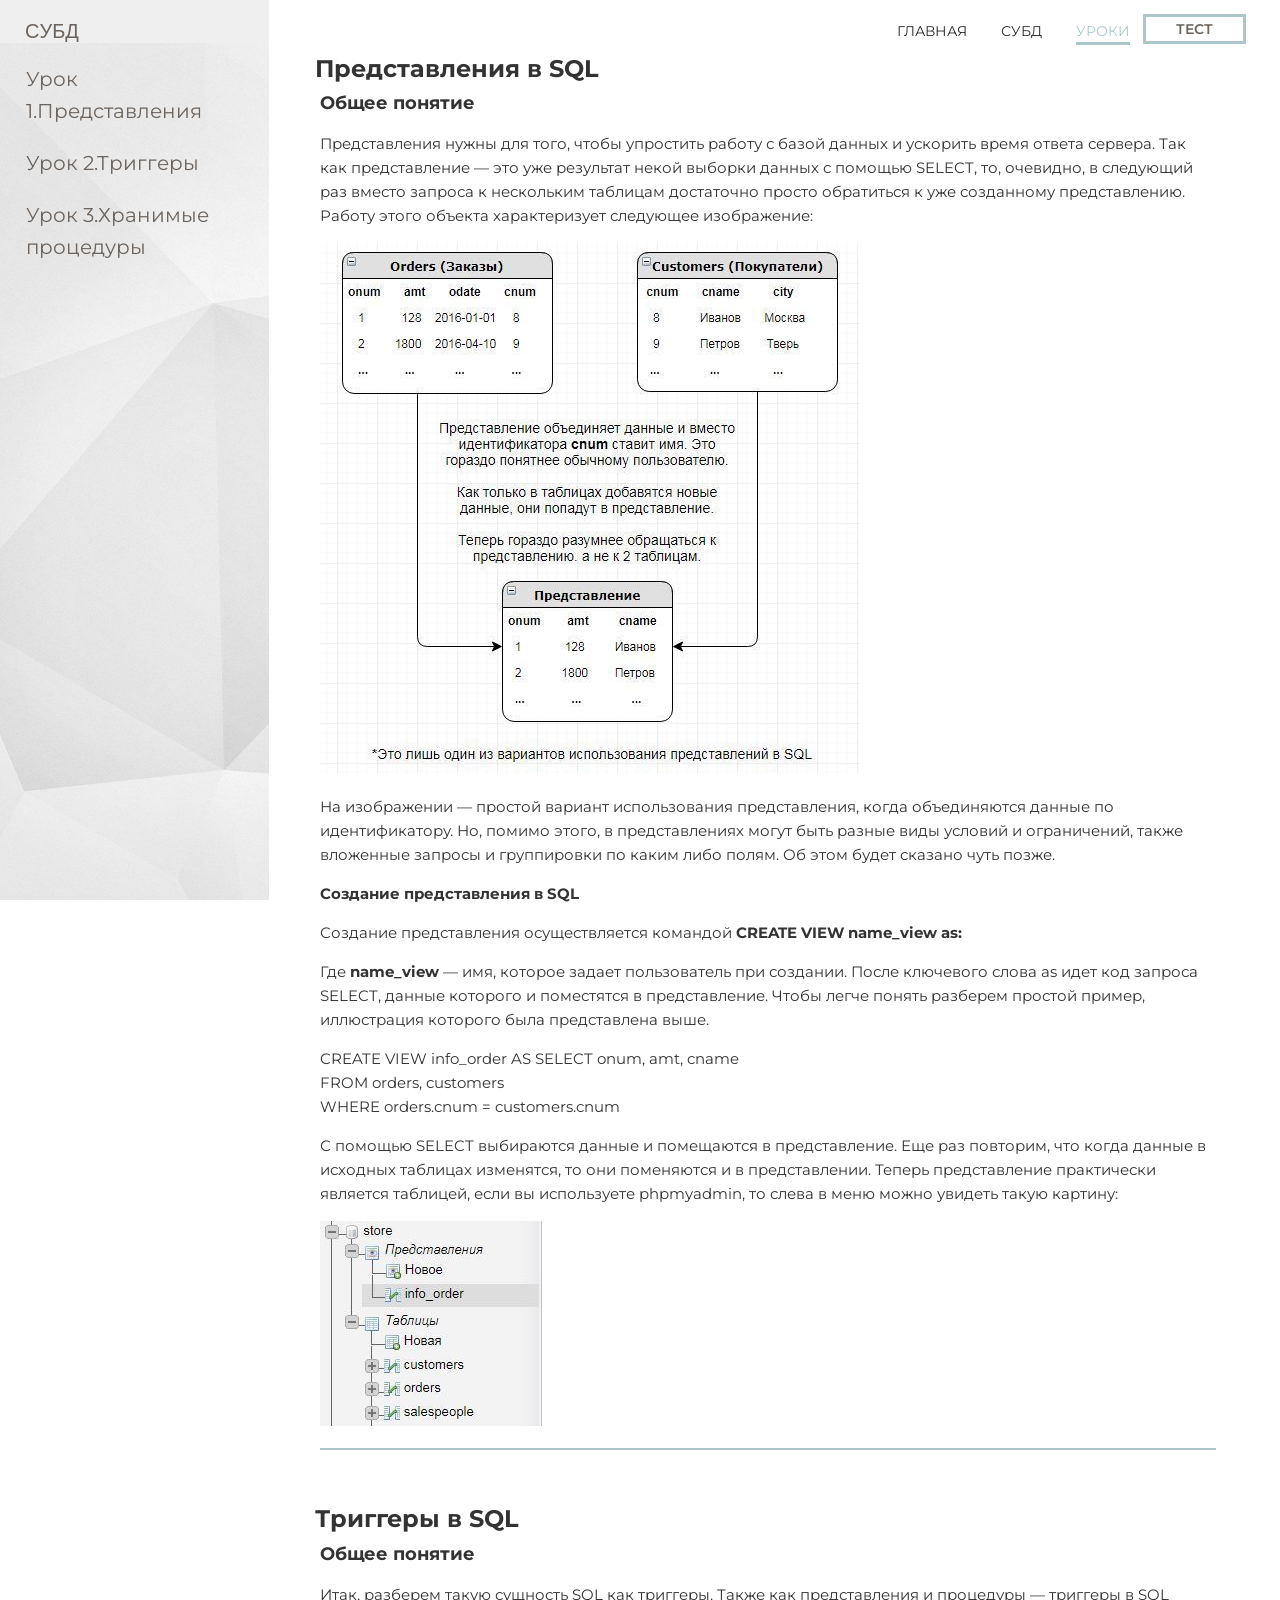
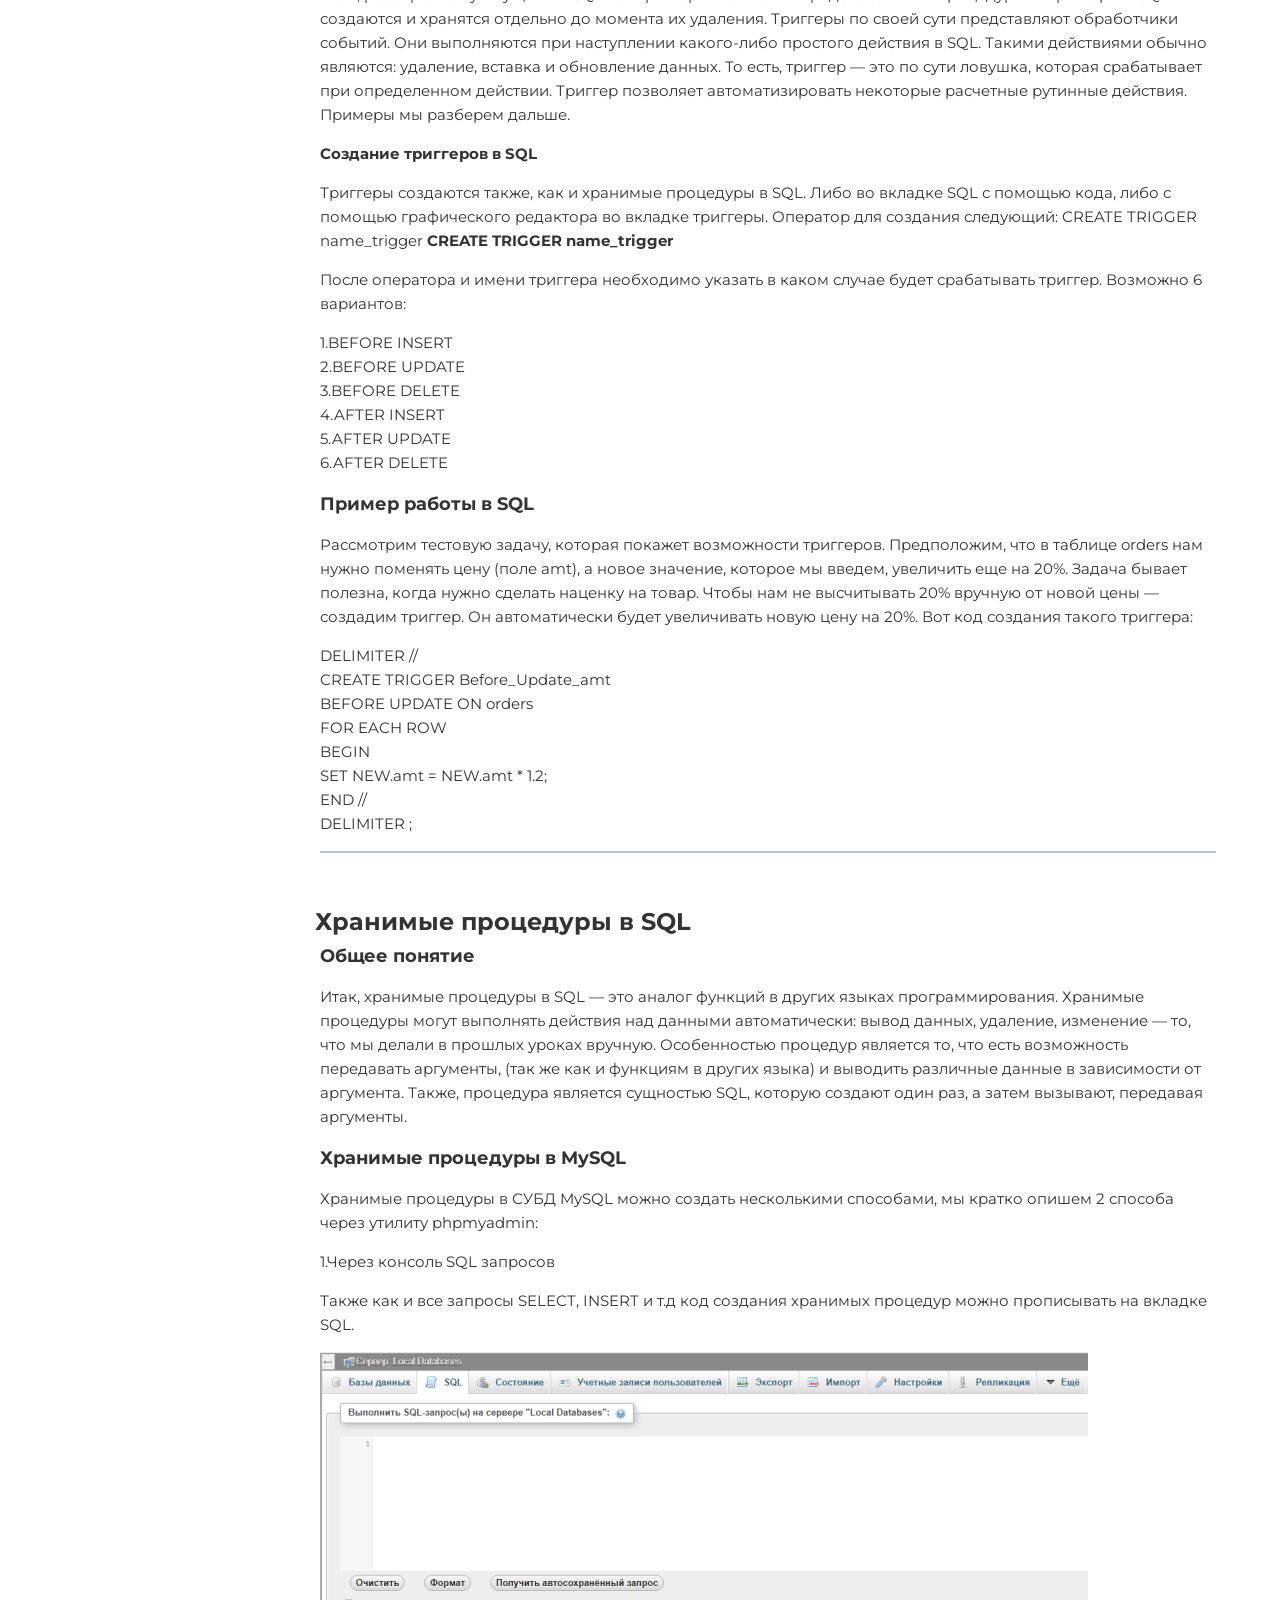
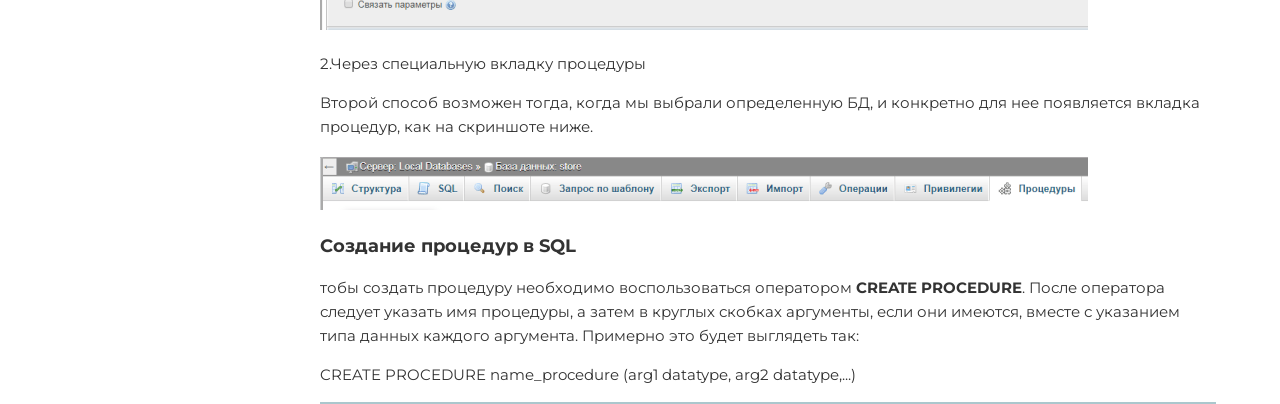
<file: temy1.html>
<!DOCTYPE html>

<head>
    <meta charset="UTF-8">
    <link rel="stylesheet" href="css/style2.css">
    <link href="https://fonts.googleapis.com/css?family=Kaushan+Script|Montserrat:400,700&amp;subset=cyrillic-ext" rel="stylesheet">
    <title>ur</title>
</head>
<body>


<header class="header">
    <div class="container">
                <nav class="nav">
                <a class="nav__link " href="index.html">Главная</a>
                <a class="nav__link " href="subd.html">СУБД</a>
                <a class="nav__link active" href="temy1.html">Уроки</a>
				 <a class="btn" href="test.html">Тест</a>
               
            </nav>
        </div>
    </div>
</header>

<div class="sidenav">
<button class="dropdown-btn"> CУБД
    <i class=" fa-caret-down"></i>
  </button>
  <div class="dropdown-container">
    <a href="subd.html #t1">Oracle</a>
    <a href="subd.html #t2">MySQL</a>
    <a href="subd.html #t3">Microsoft SQL Server</a>
  </div>
  <a href="урок1.html">Урок 1.Представления</a>
  <a href="урок2.html">Урок 2.Триггеры</a>
  <a href="урок3.html"">Урок 3.Хранимые процедуры</a>
  
  
  
  
</div>
<script>
/* Цикл через все кнопки выпадающего списка для переключения между скрытием и отображением его выпадающего содержимого - это позволяет пользователю иметь несколько выпадающих списков без каких-либо конфликтов */
var dropdown = document.getElementsByClassName("dropdown-btn");
var i;

for (i = 0; i < dropdown.length; i++) {
  dropdown[i].addEventListener("click", function() {
    this.classList.toggle("active");
    var dropdownContent = this.nextElementSibling;
    if (dropdownContent.style.display === "block") {
      dropdownContent.style.display = "none";
    } else {
      dropdownContent.style.display = "block";
    }
  });
}
</script>
<article class="main">
<div id= "t1" >
  <h2>Представления в SQL</h2>
  <h3>Общее понятие</h3>
  <p>Представления нужны для того, чтобы упростить работу с базой данных и ускорить время ответа сервера. Так как представление — это уже результат некой выборки данных с помощью SELECT, то, очевидно, в следующий раз вместо запроса к нескольким таблицам достаточно просто обратиться к уже созданному представлению. Работу этого объекта характеризует следующее изображение:</p>
  <p><img src="images/view-sql.jpg" alt="half left" ></p>
  <p>На изображении — простой вариант использования представления, когда объединяются данные по идентификатору. Но, помимо этого, в представлениях могут быть разные виды условий и ограничений, также вложенные запросы и группировки по каким либо полям. Об этом будет сказано чуть позже. </p>
  <h4> Создание представления в SQL</h4>
  <p>
  Создание представления осуществляется командой <b>CREATE VIEW name_view
as:</b> </p>  
  </p>
   <p>
 Где <b>name_view</b> — имя, которое задает пользователь при создании. После ключевого слова as идет код запроса SELECT, данные которого и поместятся в представление. Чтобы легче понять разберем простой пример, иллюстрация которого была представлена выше.
  </p>
  
  <p>CREATE VIEW info_order
AS SELECT onum, amt, cname<br>
FROM orders, customers<br>
WHERE orders.cnum = customers.cnum</p>

  
  <p>С помощью SELECT выбираются данные и помещаются в представление. Еще раз повторим, что когда данные в исходных таблицах изменятся, то они поменяются и в представлении.

Теперь представление практически является таблицей, если вы используете phpmyadmin, то слева в меню можно увидеть такую картину:</p>
 </p> 
   <p><img src="images/view-sql-tree.jpg" alt="" class="half right"></p> 
</article>
<article class="main">
<div id= "t2" >
  <h2>Триггеры в SQL</h2>
  <h3>Общее понятие</h3>
  <p>Итак, разберем такую сущность SQL как триггеры. Также как представления и процедуры — триггеры в SQL создаются и хранятся отдельно до момента их удаления. Триггеры по своей сути представляют обработчики событий. Они выполняются при наступлении какого-либо простого действия в SQL. Такими действиями обычно являются: удаление, вставка и обновление данных.

То есть, триггер — это по сути ловушка, которая срабатывает при определенном действии. Триггер позволяет автоматизировать некоторые расчетные рутинные действия. Примеры мы разберем дальше.</p>
   </p>
  <h4> Создание триггеров в SQL</h4>
  <p>
  Триггеры создаются также, как и хранимые процедуры в SQL. Либо во вкладке SQL с помощью кода, либо с помощью графического редактора во вкладке триггеры. Оператор для создания следующий:

CREATE TRIGGER name_trigger <b>CREATE TRIGGER name_trigger</b> </p>  
  </p>
   <p>После оператора и имени триггера необходимо указать в каком случае будет срабатывать триггер. Возможно 6 вариантов:
 
  </p>
  
  <p>1.BEFORE INSERT<br>
2.BEFORE UPDATE<br>
3.BEFORE DELETE<br>
4.AFTER INSERT<br>
5.AFTER UPDATE<br>
6.AFTER DELETE<br>
</p>

  <h3>Пример работы в SQL</h3>
  <p>Рассмотрим тестовую задачу, которая покажет возможности триггеров. Предположим, что в таблице orders нам нужно поменять цену (поле amt), а новое значение, которое мы введем, увеличить еще на 20%. Задача бывает полезна, когда нужно сделать наценку на товар.

Чтобы нам не высчитывать 20% вручную от новой цены — создадим триггер. Он автоматически будет увеличивать новую цену на 20%.
Вот код создания такого триггера:</p>
<p>DELIMITER //<br>
CREATE TRIGGER Before_Update_amt<br>
BEFORE UPDATE ON orders<br>
FOR EACH ROW<br>
BEGIN<br>
    SET NEW.amt = NEW.amt * 1.2;<br>
END //<br>
DELIMITER ;<br>
 </p> 
 </article>
 <article class="main">
 <div id= "t3" >
  <h2>Хранимые процедуры в SQL</h2>
  <h3>Общее понятие</h3>
  <p>Итак, хранимые процедуры в SQL — это аналог функций в других языках программирования. Хранимые процедуры могут выполнять действия над данными автоматически: вывод данных, удаление, изменение — то, что мы делали в прошлых уроках вручную.

Особенностью процедур является то, что есть возможность передавать аргументы, (так же как и функциям в других языка) и выводить различные данные в зависимости от аргумента. Также, процедура является сущностью SQL, которую создают один раз, а затем вызывают, передавая аргументы.</p>
  <h3>Хранимые процедуры в MySQL</h3>
  <p>Хранимые процедуры в СУБД MySQL можно создать несколькими способами, мы кратко опишем 2 способа через утилиту phpmyadmin:</p>

<p>1.Через консоль SQL запросов</p>
<p>Также как и все запросы SELECT, INSERT и т.д код создания хранимых процедур можно прописывать на вкладке SQL.</p>
  <p><img src="images/sql-query.png" alt="half left" ></p>
  <p>2.Через специальную вкладку процедуры</p>
<p>Второй способ возможен тогда, когда мы выбрали определенную БД, и конкретно для нее появляется вкладка процедур, как на скриншоте ниже. </p>
  <p><img src="images/procedure_menu.png" alt="half left" ></p>
  <h3> Создание процедур в SQL</h3>
  <p>
 тобы создать процедуру необходимо воспользоваться оператором <b>CREATE PROCEDURE</b>. После оператора следует указать имя процедуры, а затем в круглых скобках аргументы, если они имеются, вместе с указанием типа данных каждого аргумента. Примерно это будет выглядеть так: </p>  
  </p>
   <p>CREATE PROCEDURE name_procedure (arg1 datatype, arg2 datatype,...) </p>

   
</article>
     
</body>
</html>
</file>
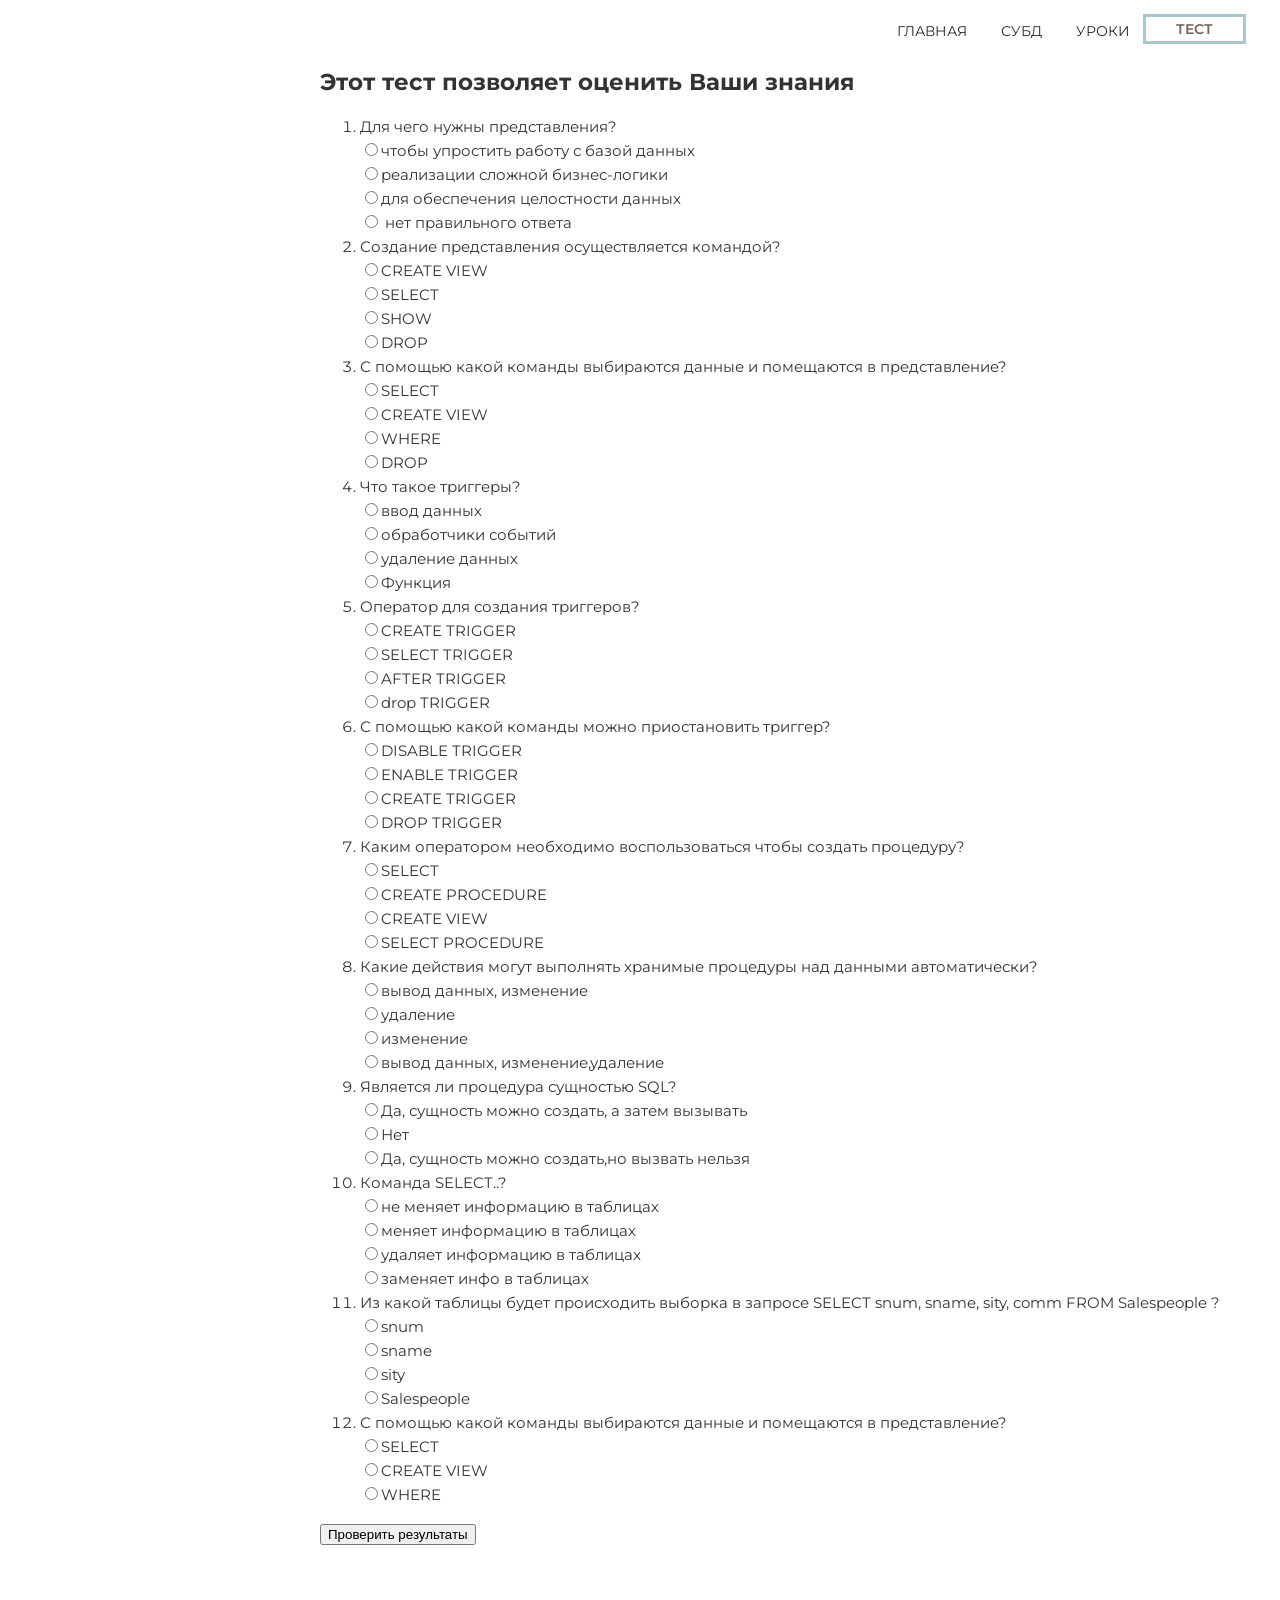
<file: test.html>
<!DOCTYPE html>
<html>
<head>
    <meta charset="UTF-8">
    <link rel="stylesheet" href="css/style2.css">
    <link href="https://fonts.googleapis.com/css?family=Kaushan+Script|Montserrat:400,700&amp;subset=cyrillic-ext" rel="stylesheet">
    <title>ur</title>
</head>
<body>


<header class="header">
    <div class="container">
                <nav class="nav">
                <a class="nav__link " href="index.html">Главная</a>
                <a class="nav__link " href="subd.html">СУБД</a>
                <a class="nav__link " href="урок1.html">Уроки</a>
				 <a class="btn active" href="test.html">Тест</a>
               
            </nav>
        </div>
    
</header>

     <div class ="test">
<script type="text/javascript">
var subtitle = "Этот тест позволяет оценить Ваши знания";
var questions=[
{ 
text: "Для чего нужны представления?",
	answers: ["чтобы упростить работу с базой данных ",
		  "реализации сложной бизнес-логики",
		  "для обеспечения целостности данных",
		  " нет правильного ответа  "],
	correctAnswer: 0 
},
{
	text: "Создание представления осуществляется командой?",
	answers: ["CREATE VIEW",
		  "SELECT",
		  "SHOW",
		  "DROP"],
	correctAnswer: 0
},
{
	text: "С помощью какой команды выбираются данные и помещаются в представление?",
	answers: ["SELECT",
		  "CREATE VIEW",
		  "WHERE",
		  "DROP"],
	correctAnswer: 0
},
{
	text: "Что такое триггеры?",
	answers: ["ввод данных ",
		  "обработчики событий",
		  "удаление данных",
		  "Функция"],
	correctAnswer: 1
},
{
	text: "Оператор для создания триггеров?",
	answers: ["CREATE TRIGGER",
		  "SELECT TRIGGER ",
		  "AFTER TRIGGER",
		  "drop TRIGGER"],
	correctAnswer: 0
},
{
	text: "С помощью какой команды можно приостановить триггер?",
	answers: ["DISABLE TRIGGER",
		  "ENABLE TRIGGER",
		  "CREATE TRIGGER",
		  "DROP TRIGGER"],
	correctAnswer: 0
},
{
	text: "Каким оператором необходимо воспользоваться чтобы создать процедуру?",
	answers: ["SELECT ",
		  "CREATE PROCEDURE",
		  "CREATE VIEW",
		  "SELECT PROCEDURE"],
	correctAnswer: 1 
},
{
	text: "Какие действия могут выполнять хранимые процедуры над данными автоматически?",
	answers: ["вывод данных, изменение",
		  "удаление",
		  "изменение",
		  "вывод данных, изменение,удаление"],
	correctAnswer: 3
},
{
	text: "Является ли процедура сущностью SQL?",
	answers: ["Да, сущность можно создать, а затем вызывать",
		  "Нет",
		  "Да, сущность можно создать,но вызвать нельзя"],
	correctAnswer: 0
},
{
	text: "Команда SELECT..?",
	answers: ["не меняет информацию в таблицах ",
		  "меняет информацию в таблицах",
		  "удаляет информацию в таблицах",
		  "заменяет инфо в таблицах"],
	correctAnswer: 0
},
{
	text: "Из какой таблицы будет происходить выборка в запросе SELECT snum, sname, sity, comm FROM Salespeople ?",
	answers: ["snum",
		  "sname",
		  "sity",
		  "Salespeople"],
	correctAnswer: 3
},
{
	text: "С помощью какой команды выбираются данные и помещаются в представление?",
	answers: ["SELECT",
		  "CREATE VIEW",
		  "WHERE"],
	correctAnswer: 0
}
];

var yourAns = new Array;
var score = 0;

function Engine(question, answer) {yourAns[question]=answer;}

function Score(){
   var answerText = "Результаты:\n";
   for(var i = 0; i < yourAns.length; ++i){
	var num = i+1;
	answerText=answerText+"\n    Вопрос №"+ num +"";
	if(yourAns[i]!=questions[i].correctAnswer){
	    answerText=answerText+"\n    Правильный ответ: " +
		questions[i].answers[questions[i].correctAnswer] + "\n";
	  }
        else{
	    answerText=answerText+": Верно! \n";
	    ++score;
	    }
       }

   answerText=answerText+"\nВсего правильных ответов: "+score+"\n";

   alert(answerText);
   yourAns = [];
   score = 0;
   clearForm("quiz");
}
function clearForm(name) {
   var f = document.forms[name];
   for(var i = 0; i < f.elements.length; ++i) {
	if(f.elements[i].checked)
		f.elements[i].checked = false;
}
}

</script>

<style>

</style>

<h1><script>document.write(title)</script></h1>
<h2><script>document.write(subtitle)</script></h2>

<form name="quiz">
<ol>
<script>
for(var q=0; q<questions.length; ++q) {
   var question = questions[q];
   var idx = 1 + q;

   document.writeln('<li><span class="quest">' + question.text + '</span><br/>');
   for(var i in question.answers) {
	document.writeln('<input type=radio name="q' + idx + '" value="' + i +
	'" onClick="Engine(' + q + ', this.value)">' + question.answers[i] + '<br/>');
}
}
</script>
</ol>
<input type="button" onClick="Score()" value="Проверить результаты" /> 
</form>
</div>
</body>
</html>
</file>
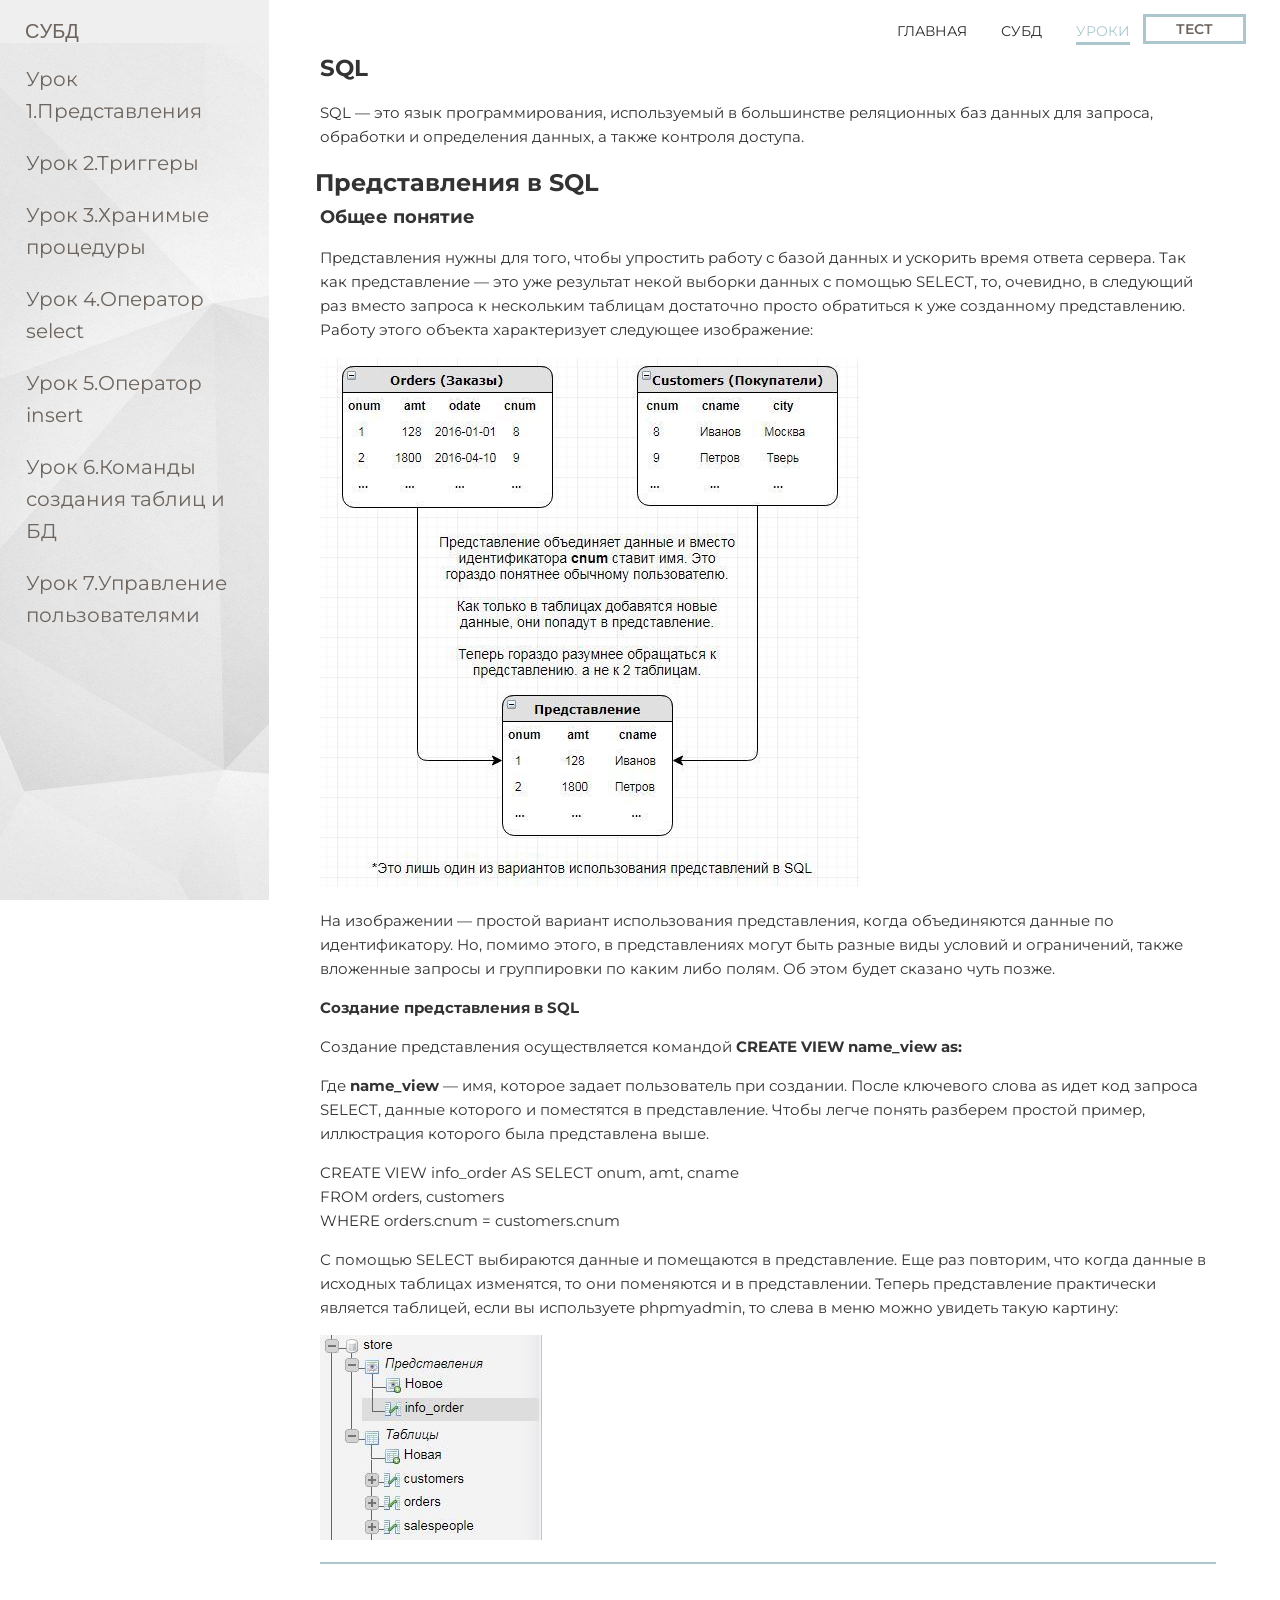
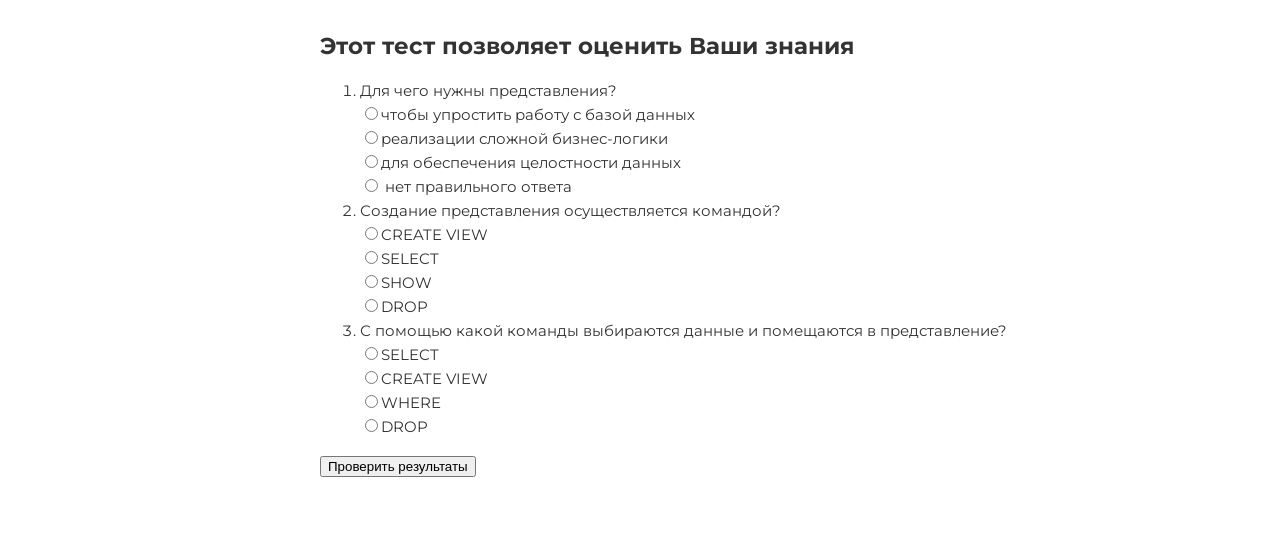
<file: урок1.html>
<!DOCTYPE html>
<head>
    <meta charset="UTF-8">
    <link rel="stylesheet" href="css/style2.css">
    <link href="https://fonts.googleapis.com/css?family=Kaushan+Script|Montserrat:400,700&amp;subset=cyrillic-ext" rel="stylesheet">
    <title>ur</title>
</head>
<body>


<header class="header">
    <div class="container">
                <nav class="nav">
                <a class="nav__link " href="index.html">Главная</a>
                <a class="nav__link " href="subd.html">СУБД</a>
                <a class="nav__link active" href="temy1.html">Уроки</a>
				 <a class="btn" href="test.html">Тест</a>
               
            </nav>
        </div>
    
	
</header>

<div class="sidenav">
<button class="dropdown-btn"> CУБД</a> 
    </button>
  <div class="dropdown-container">
    <a href="subd.html ">Oracle</a>
    <a href="subd.html #t2">MySQL</a>
    <a href="subd.html #t3">Microsoft SQL Server</a>
  </div>
  <a href="урок1.html">Урок 1.Представления</a>
  <a href="урок2.html">Урок 2.Триггеры</a>
  <a href="урок3.html">Урок 3.Хранимые процедуры</a>
   <a href="урок4.html">Урок 4.Оператор select</a>
   <a href="урок5.html">Урок 5.Оператор insert</a>
    <a href="урок6.html">Урок 6.Команды создания таблиц и БД</a>
	<a href="урок7.html">Урок 7.Управление пользователями</a>
  
  
  
  
  
</div>
<script>

var dropdown = document.getElementsByClassName("dropdown-btn");
var i;

for (i = 0; i < dropdown.length; i++) {
  dropdown[i].addEventListener("click", function() {
    this.classList.toggle("active");
    var dropdownContent = this.nextElementSibling;
    if (dropdownContent.style.display === "block") {
      dropdownContent.style.display = "none";
    } else {
      dropdownContent.style.display = "block";
    }
  });
}
</script>
<article class="main">
<div id= "t1" >
 <h1>SQL</h1>
<p>SQL — это язык программирования, используемый в большинстве реляционных баз данных для запроса, обработки и определения данных, а также контроля доступа.</p>
  <h2>Представления в SQL</h2>
  <h3>Общее понятие</h3>
  <p>Представления нужны для того, чтобы упростить работу с базой данных и ускорить время ответа сервера. Так как представление — это уже результат некой выборки данных с помощью SELECT, то, очевидно, в следующий раз вместо запроса к нескольким таблицам достаточно просто обратиться к уже созданному представлению. Работу этого объекта характеризует следующее изображение:</p>
  <p><img src="images/view-sql.jpg" ></p>
  <p>На изображении — простой вариант использования представления, когда объединяются данные по идентификатору. Но, помимо этого, в представлениях могут быть разные виды условий и ограничений, также вложенные запросы и группировки по каким либо полям. Об этом будет сказано чуть позже. </p>
  <h4> Создание представления в SQL</h4>
  <p>
  Создание представления осуществляется командой <b>CREATE VIEW name_view
as:</b> </p>  
  </p>
   <p>
 Где <b>name_view</b> — имя, которое задает пользователь при создании. После ключевого слова as идет код запроса SELECT, данные которого и поместятся в представление. Чтобы легче понять разберем простой пример, иллюстрация которого была представлена выше.
  </p>
  
  <p>CREATE VIEW info_order
AS SELECT onum, amt, cname<br>
FROM orders, customers<br>
WHERE orders.cnum = customers.cnum</p>

  
  <p>С помощью SELECT выбираются данные и помещаются в представление. Еще раз повторим, что когда данные в исходных таблицах изменятся, то они поменяются и в представлении.

Теперь представление практически является таблицей, если вы используете phpmyadmin, то слева в меню можно увидеть такую картину:</p>
 
   <p><img src="images/view-sql-tree.jpg" alt=""></p> 
</article>
 
<div class ="test">
<script type="text/javascript">
var subtitle = "Этот тест позволяет оценить Ваши знания";
var questions=[
{
	text: "Для чего нужны представления?",
	answers: ["чтобы упростить работу с базой данных ",
		  "реализации сложной бизнес-логики",
		  "для обеспечения целостности данных",
		  " нет правильного ответа  "],
	correctAnswer: 0 
},
{
	text: "Создание представления осуществляется командой?",
	answers: ["CREATE VIEW",
		  "SELECT",
		  "SHOW",
		  "DROP"],
	correctAnswer: 0
},
{
	text: "С помощью какой команды выбираются данные и помещаются в представление?",
	answers: ["SELECT",
		  "CREATE VIEW",
		  "WHERE",
		  "DROP"],
	correctAnswer: 0
}
];

var yourAns = new Array;
var score = 0;

function Engine(question, answer) {yourAns[question]=answer;}

function Score(){
   var answerText = "Результаты:\n";
   for(var i = 0; i < yourAns.length; ++i){
	var num = i+1;
	answerText=answerText+"\n    Вопрос №"+ num +"";
	if(yourAns[i]!=questions[i].correctAnswer){
	    answerText=answerText+"\n    Правильный ответ: " +
		questions[i].answers[questions[i].correctAnswer] + "\n";
	  }
        else{
	    answerText=answerText+": Верно! \n";
	    ++score;
	    }
       }

   answerText=answerText+"\nВсего правильных ответов: "+score+"\n";

   alert(answerText);
   yourAns = [];
   score = 0;
   clearForm("quiz");
}
function clearForm(name) {
   var f = document.forms[name];
   for(var i = 0; i < f.elements.length; ++i) {
	if(f.elements[i].checked)
		f.elements[i].checked = false;
}
}
</script>

<style>

</style>

<h1><script>document.write(title)</script></h1>
<h2><script>document.write(subtitle)</script></h2>

<form name="quiz">
<ol>
<script>
for(var q=0; q<questions.length; ++q) {
   var question = questions[q];
   var idx = 1 + q;

   document.writeln('<li><span class="quest">' + question.text + '</span><br/>');
   for(var i in question.answers) {
	document.writeln('<input type=radio name="q' + idx + '" value="' + i +
	'" onClick="Engine(' + q + ', this.value)">' + question.answers[i] + '<br/>');
}
}
</script>
</ol>
<input type="button" onClick="Score()" value="Проверить результаты" > 
</form>
</div>
     
</body>
</html>
</file>
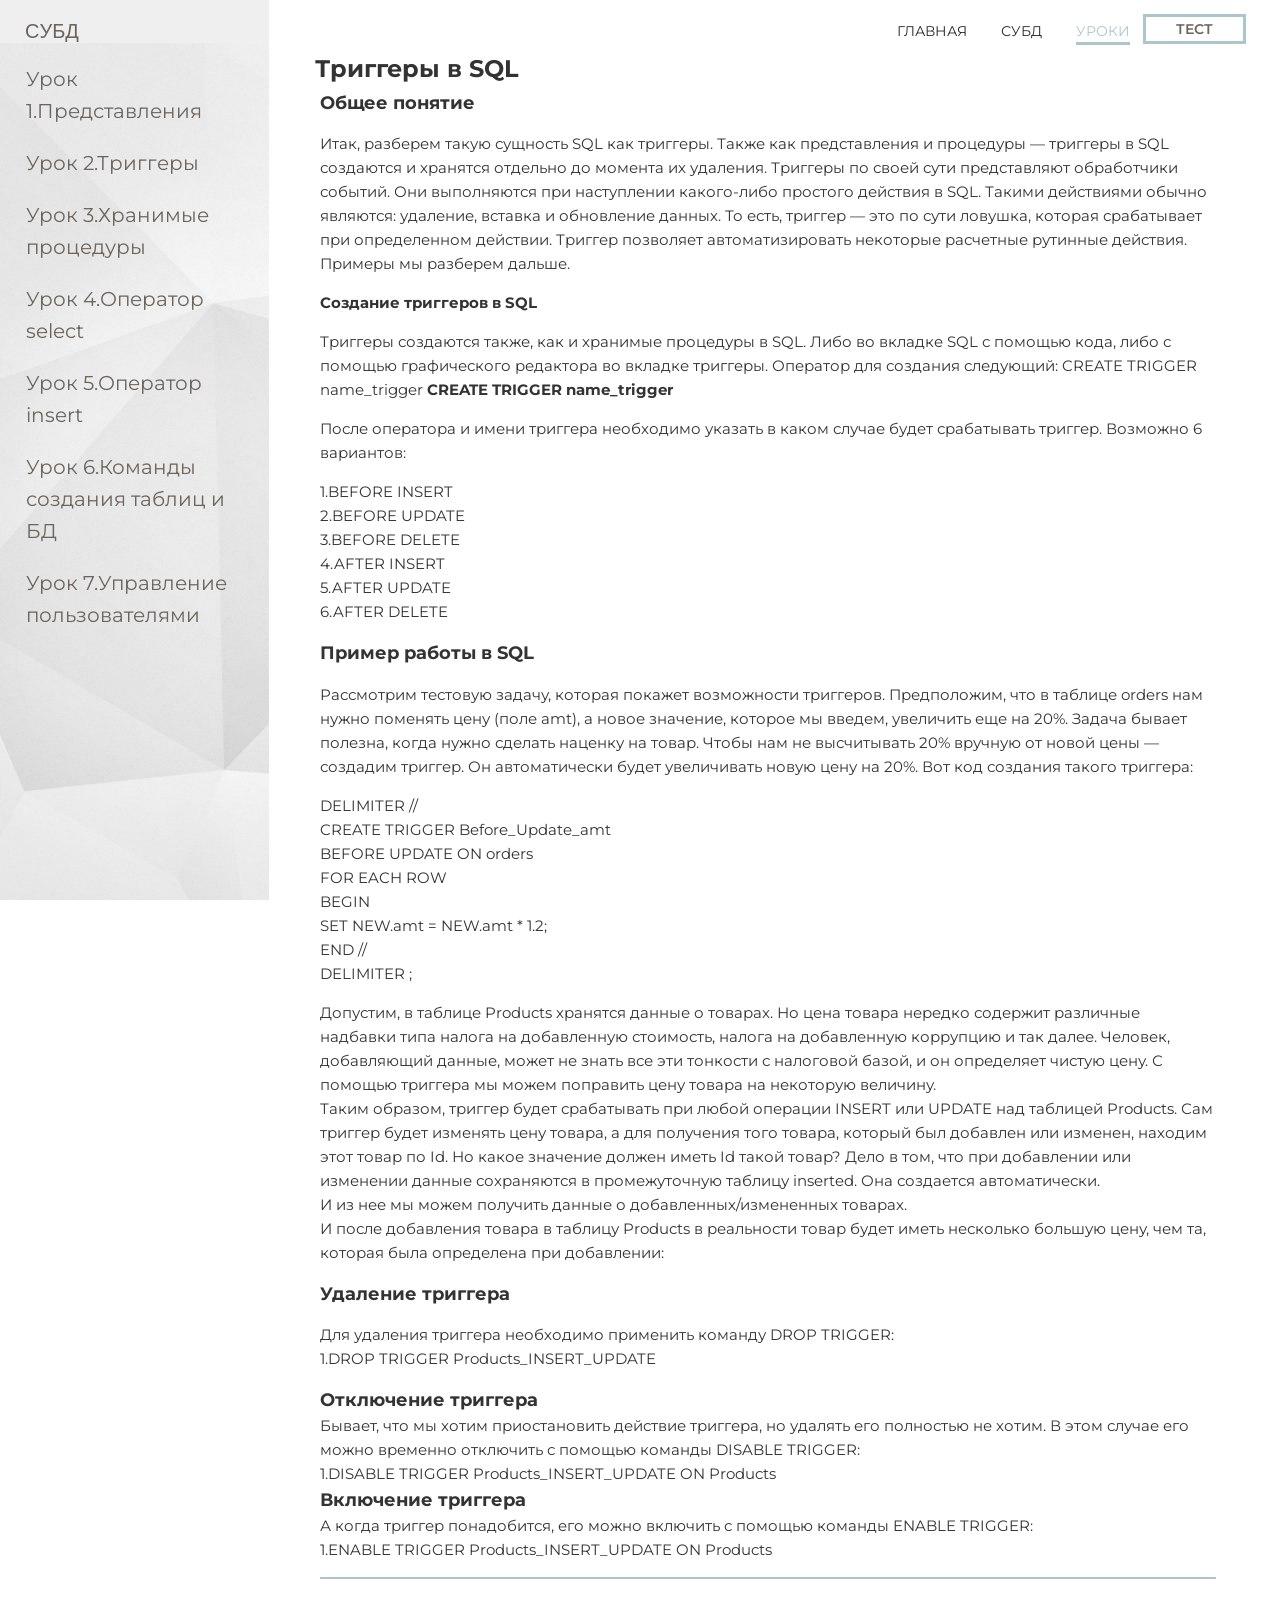
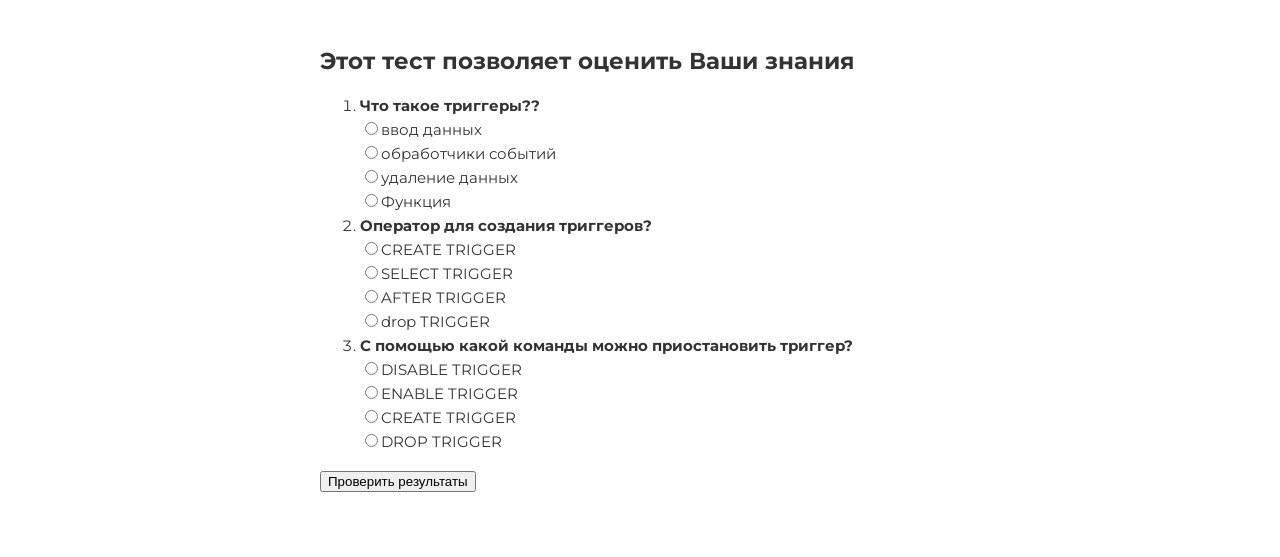
<file: урок2.html>
<!DOCTYPE html>

<head>
    <meta charset="UTF-8">
    <link rel="stylesheet" href="css/style2.css">
    <link href="https://fonts.googleapis.com/css?family=Kaushan+Script|Montserrat:400,700&amp;subset=cyrillic-ext" rel="stylesheet">
    <title>ur</title>
</head>
<body>


<header class="header">
    <div class="container">
                <nav class="nav">
                <a class="nav__link " href="index.html">Главная</a>
                <a class="nav__link " href="subd.html">СУБД</a>
                <a class="nav__link active" href="temy1.html">Уроки</a>
				 <a class="btn" href="test.html">Тест</a>
               
            </nav>
        </div>
    
</header>

<div class="sidenav">
<button class="dropdown-btn">CУБД</a> 
      </button>
  <div class="dropdown-container">
    <a href="subd.html ">Oracle</a>
    <a href="subd.html #t2">MySQL</a>
    <a href="subd.html #t3">Microsoft SQL Server</a>
  </div>
  <a href="урок1.html">Урок 1.Представления</a>
  <a href="урок2.html">Урок 2.Триггеры</a>
  <a href="урок3.html">Урок 3.Хранимые процедуры</a>
   <a href="урок4.html">Урок 4.Оператор select</a>
   <a href="урок5.html">Урок 5.Оператор insert</a>
    <a href="урок6.html">Урок 6.Команды создания таблиц и БД</a>
	<a href="урок7.html">Урок 7.Управление пользователями</a>
  
  
  
  
</div>
<script>
/* Цикл через все кнопки выпадающего списка для переключения между скрытием и отображением его выпадающего содержимого - это позволяет пользователю иметь несколько выпадающих списков без каких-либо конфликтов */
var dropdown = document.getElementsByClassName("dropdown-btn");
var i;

for (i = 0; i < dropdown.length; i++) {
  dropdown[i].addEventListener("click", function() {
    this.classList.toggle("active");
    var dropdownContent = this.nextElementSibling;
    if (dropdownContent.style.display === "block") {
      dropdownContent.style.display = "none";
    } else {
      dropdownContent.style.display = "block";
    }
  });
}
</script>
<article class="main">
<div id= "t2" >
  <h2>Триггеры в SQL</h2>
  <h3>Общее понятие</h3>
  <p>Итак, разберем такую сущность SQL как триггеры. Также как представления и процедуры — триггеры в SQL создаются и хранятся отдельно до момента их удаления. Триггеры по своей сути представляют обработчики событий. Они выполняются при наступлении какого-либо простого действия в SQL. Такими действиями обычно являются: удаление, вставка и обновление данных.

То есть, триггер — это по сути ловушка, которая срабатывает при определенном действии. Триггер позволяет автоматизировать некоторые расчетные рутинные действия. Примеры мы разберем дальше.</p>
   </p>
  <h4> Создание триггеров в SQL</h4>
  <p>
  Триггеры создаются также, как и хранимые процедуры в SQL. Либо во вкладке SQL с помощью кода, либо с помощью графического редактора во вкладке триггеры. Оператор для создания следующий:

CREATE TRIGGER name_trigger <b>CREATE TRIGGER name_trigger</b> </p>  
  
   <p>После оператора и имени триггера необходимо указать в каком случае будет срабатывать триггер. Возможно 6 вариантов:
 
  </p>
  
  <p>1.BEFORE INSERT<br>
2.BEFORE UPDATE<br>
3.BEFORE DELETE<br>
4.AFTER INSERT<br>
5.AFTER UPDATE<br>
6.AFTER DELETE<br>
</p>

  <h3>Пример работы в SQL</h3>
  <p>Рассмотрим тестовую задачу, которая покажет возможности триггеров. Предположим, что в таблице orders нам нужно поменять цену (поле amt), а новое значение, которое мы введем, увеличить еще на 20%. Задача бывает полезна, когда нужно сделать наценку на товар.

Чтобы нам не высчитывать 20% вручную от новой цены — создадим триггер. Он автоматически будет увеличивать новую цену на 20%.
Вот код создания такого триггера:</p>
<p>DELIMITER //<br>
CREATE TRIGGER Before_Update_amt<br>
BEFORE UPDATE ON orders<br>
FOR EACH ROW<br>
BEGIN<br>
    SET NEW.amt = NEW.amt * 1.2;<br>
END //<br>
DELIMITER ;<br>
 </p> 
 <p>Допустим, в таблице Products хранятся данные о товарах. Но цена товара нередко содержит различные надбавки типа налога на добавленную стоимость, налога на добавленную коррупцию и так далее. Человек, добавляющий данные, может не знать все эти тонкости с налоговой базой, и он определяет чистую цену. С помощью триггера мы можем поправить цену товара на некоторую величину.<br>

Таким образом, триггер будет срабатывать при любой операции INSERT или UPDATE над таблицей Products. Сам триггер будет изменять цену товара, а для получения того товара, который был добавлен или изменен, находим этот товар по Id. Но какое значение должен иметь Id такой товар? Дело в том, что при добавлении или изменении данные сохраняются в промежуточную таблицу inserted. Она создается автоматически.<br> И из нее мы можем получить данные о добавленных/измененных товарах.<br>

И после добавления товара в таблицу Products в реальности товар будет иметь несколько большую цену, чем та, которая была определена при добавлении:</p>
<h3>Удаление триггера</h3>
<p>Для удаления триггера необходимо применить команду DROP TRIGGER:<br>


1.DROP TRIGGER Products_INSERT_UPDATE
<h3>Отключение триггера</h3>
Бывает, что мы хотим приостановить действие триггера, но удалять его полностью не хотим. В этом случае его можно временно отключить с помощью команды DISABLE TRIGGER:<br>


1.DISABLE TRIGGER Products_INSERT_UPDATE ON Products<br>
<h3>Включение триггера</h3>
А когда триггер понадобится, его можно включить с помощью команды ENABLE TRIGGER:<br>


1.ENABLE TRIGGER Products_INSERT_UPDATE ON Products</p>
 </article>
  <div class ="test">
<script type="text/javascript">
var subtitle = "Этот тест позволяет оценить Ваши знания";
// Это ваши вопросы
var questions=[
{
	text: "Что такое триггеры??",
	answers: ["ввод данных ",
		  "обработчики событий",
		  "удаление данных",
		  "Функция"],
	correctAnswer: 1 // нумерация ответов с нуля!
},
{
	text: "Оператор для создания триггеров?",
	answers: ["CREATE TRIGGER",
		  "SELECT TRIGGER ",
		  "AFTER TRIGGER",
		  "drop TRIGGER"],
	correctAnswer: 0
},
{
	text: "С помощью какой команды можно приостановить триггер?",
	answers: ["DISABLE TRIGGER",
		  "ENABLE TRIGGER",
		  "CREATE TRIGGER",
		  "DROP TRIGGER"],
	correctAnswer: 0
}
];

var yourAns = new Array;
var score = 0;

function Engine(question, answer) {yourAns[question]=answer;}

function Score(){
   var answerText = "Результаты:\n";
   for(var i = 0; i < yourAns.length; ++i){
	var num = i+1;
	answerText=answerText+"\n    Вопрос №"+ num +"";
	if(yourAns[i]!=questions[i].correctAnswer){
	    answerText=answerText+"\n    Правильный ответ: " +
		questions[i].answers[questions[i].correctAnswer] + "\n";
	  }
        else{
	    answerText=answerText+": Верно! \n";
	    ++score;
	    }
       }

   answerText=answerText+"\nВсего правильных ответов: "+score+"\n";

   alert(answerText);
   yourAns = [];
   score = 0;
   clearForm("quiz");
}
function clearForm(name) {
   var f = document.forms[name];
   for(var i = 0; i < f.elements.length; ++i) {
	if(f.elements[i].checked)
		f.elements[i].checked = false;
}
}
</script>

<style>
span.quest {font-weight: bold;}
</style>

<h1><script>document.write(title)</script></h1>
<h2><script>document.write(subtitle)</script></h2>

<form name="quiz">
<ol>
<script>
for(var q=0; q<questions.length; ++q) {
   var question = questions[q];
   var idx = 1 + q;

   document.writeln('<li><span class="quest">' + question.text + '</span><br/>');
   for(var i in question.answers) {
	document.writeln('<input type=radio name="q' + idx + '" value="' + i +
	'" onClick="Engine(' + q + ', this.value)">' + question.answers[i] + '<br/>');
}
}
</script>
</ol>
<input type="button" onClick="Score()" value="Проверить результаты" /> 
</form>
</div>
 
     
</body>
</html>
</file>
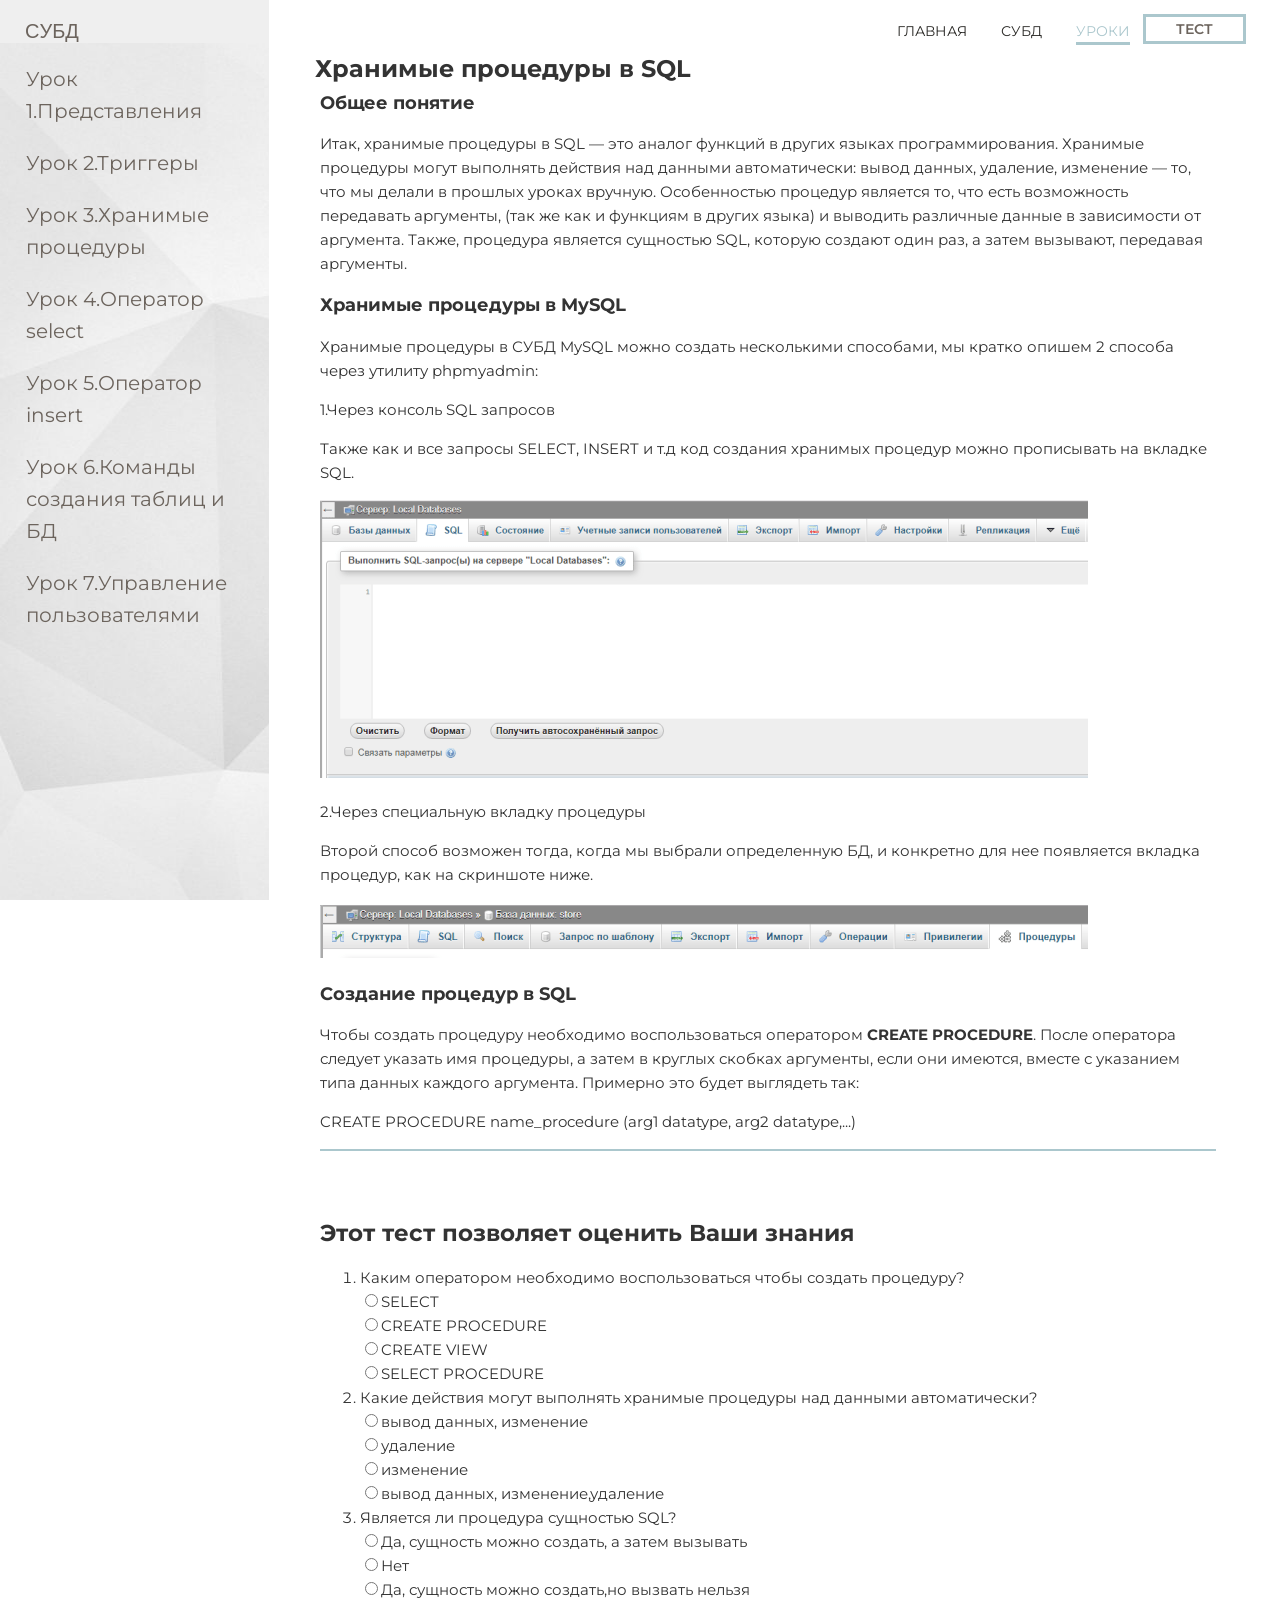
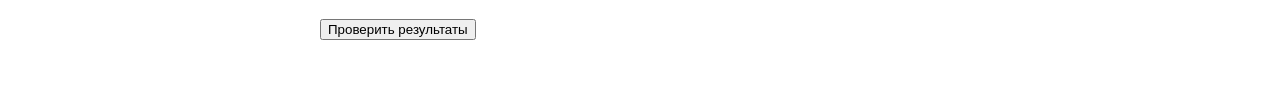
<file: урок3.html>
<!DOCTYPE html>

<head>
    <meta charset="UTF-8">
    <link rel="stylesheet" href="css/style2.css">
    <link href="https://fonts.googleapis.com/css?family=Kaushan+Script|Montserrat:400,700&amp;subset=cyrillic-ext" rel="stylesheet">
    <title>ur</title>
</head>
<body>


<header class="header">
    <div class="container">
                <nav class="nav">
                <a class="nav__link " href="index.html">Главная</a>
                <a class="nav__link " href="subd.html">СУБД</a>
                <a class="nav__link active" href="temy1.html">Уроки</a>
				 <a class="btn" href="test.html">Тест</a>
               
            </nav>
        </div>
    </div>
</header>

<div class="sidenav">
<button class="dropdown-btn"> CУБД
     </button>
  <div class="dropdown-container">
    <a href="subd.html ">Oracle</a>
    <a href="subd.html #t2">MySQL</a>
    <a href="subd.html #t3">Microsoft SQL Server</a>
  </div>
  <a href="урок1.html">Урок 1.Представления</a>
  <a href="урок2.html">Урок 2.Триггеры</a>
  <a href="урок3.html">Урок 3.Хранимые процедуры</a>
   <a href="урок4.html">Урок 4.Оператор select</a>
   <a href="урок5.html">Урок 5.Оператор insert</a>
    <a href="урок6.html">Урок 6.Команды создания таблиц и БД</a>
	<a href="урок7.html">Урок 7.Управление пользователями</a>
  
  
  
</div>
<script>
/* Цикл через все кнопки выпадающего списка для переключения между скрытием и отображением его выпадающего содержимого - это позволяет пользователю иметь несколько выпадающих списков без каких-либо конфликтов */
var dropdown = document.getElementsByClassName("dropdown-btn");
var i;

for (i = 0; i < dropdown.length; i++) {
  dropdown[i].addEventListener("click", function() {
    this.classList.toggle("active");
    var dropdownContent = this.nextElementSibling;
    if (dropdownContent.style.display === "block") {
      dropdownContent.style.display = "none";
    } else {
      dropdownContent.style.display = "block";
    }
  });
}
</script>
 <article class="main">
 <div id= "t3" >
  <h2>Хранимые процедуры в SQL</h2>
  <h3>Общее понятие</h3>
  <p>Итак, хранимые процедуры в SQL — это аналог функций в других языках программирования. Хранимые процедуры могут выполнять действия над данными автоматически: вывод данных, удаление, изменение — то, что мы делали в прошлых уроках вручную.

Особенностью процедур является то, что есть возможность передавать аргументы, (так же как и функциям в других языка) и выводить различные данные в зависимости от аргумента. Также, процедура является сущностью SQL, которую создают один раз, а затем вызывают, передавая аргументы.</p>
  <h3>Хранимые процедуры в MySQL</h3>
  <p>Хранимые процедуры в СУБД MySQL можно создать несколькими способами, мы кратко опишем 2 способа через утилиту phpmyadmin:</p>

<p>1.Через консоль SQL запросов</p>
<p>Также как и все запросы SELECT, INSERT и т.д код создания хранимых процедур можно прописывать на вкладке SQL.</p>
  <p><img src="images/sql-query.png" alt="half left" ></p>
  <p>2.Через специальную вкладку процедуры</p>
<p>Второй способ возможен тогда, когда мы выбрали определенную БД, и конкретно для нее появляется вкладка процедур, как на скриншоте ниже. </p>
  <p><img src="images/procedure_menu.png" alt="half left" ></p>
  <h3> Создание процедур в SQL</h3>
  <p>
 Чтобы создать процедуру необходимо воспользоваться оператором <b>CREATE PROCEDURE</b>. После оператора следует указать имя процедуры, а затем в круглых скобках аргументы, если они имеются, вместе с указанием типа данных каждого аргумента. Примерно это будет выглядеть так: </p>  
  </p>
   <p>CREATE PROCEDURE name_procedure (arg1 datatype, arg2 datatype,...) </p>

   
</article>
     <div class ="test">
<script type="text/javascript">
var subtitle = "Этот тест позволяет оценить Ваши знания";
var questions=[
{
	text: "Каким оператором необходимо воспользоваться чтобы создать процедуру?",
	answers: ["SELECT ",
		  "CREATE PROCEDURE",
		  "CREATE VIEW",
		  "SELECT PROCEDURE"],
	correctAnswer: 1 
},
{
	text: "Какие действия могут выполнять хранимые процедуры над данными автоматически?",
	answers: ["вывод данных, изменение",
		  "удаление",
		  "изменение",
		  "вывод данных, изменение,удаление"],
	correctAnswer: 3
},
{
	text: "Является ли процедура сущностью SQL?",
	answers: ["Да, сущность можно создать, а затем вызывать",
		  "Нет",
		  "Да, сущность можно создать,но вызвать нельзя"],
	correctAnswer: 0
}
];

var yourAns = new Array;
var score = 0;

function Engine(question, answer) {yourAns[question]=answer;}

function Score(){
   var answerText = "Результаты:\n";
   for(var i = 0; i < yourAns.length; ++i){
	var num = i+1;
	answerText=answerText+"\n    Вопрос №"+ num +"";
	if(yourAns[i]!=questions[i].correctAnswer){
	    answerText=answerText+"\n    Правильный ответ: " +
		questions[i].answers[questions[i].correctAnswer] + "\n";
	  }
        else{
	    answerText=answerText+": Верно! \n";
	    ++score;
	    }
       }

   answerText=answerText+"\nВсего правильных ответов: "+score+"\n";

   alert(answerText);
   yourAns = [];
   score = 0;
   clearForm("quiz");
}
function clearForm(name) {
   var f = document.forms[name];
   for(var i = 0; i < f.elements.length; ++i) {
	if(f.elements[i].checked)
		f.elements[i].checked = false;
}
}
</script>

<style>

</style>

<h1><script>document.write(title)</script></h1>
<h2><script>document.write(subtitle)</script></h2>

<form name="quiz">
<ol>
<script>
for(var q=0; q<questions.length; ++q) {
   var question = questions[q];
   var idx = 1 + q;

   document.writeln('<li><span class="quest">' + question.text + '</span><br/>');
   for(var i in question.answers) {
	document.writeln('<input type=radio name="q' + idx + '" value="' + i +
	'" onClick="Engine(' + q + ', this.value)">' + question.answers[i] + '<br/>');
}
}
</script>
</ol>
<input type="button" onClick="Score()" value="Проверить результаты" /> 
</form>
</div>
</body>
</html>
</file>
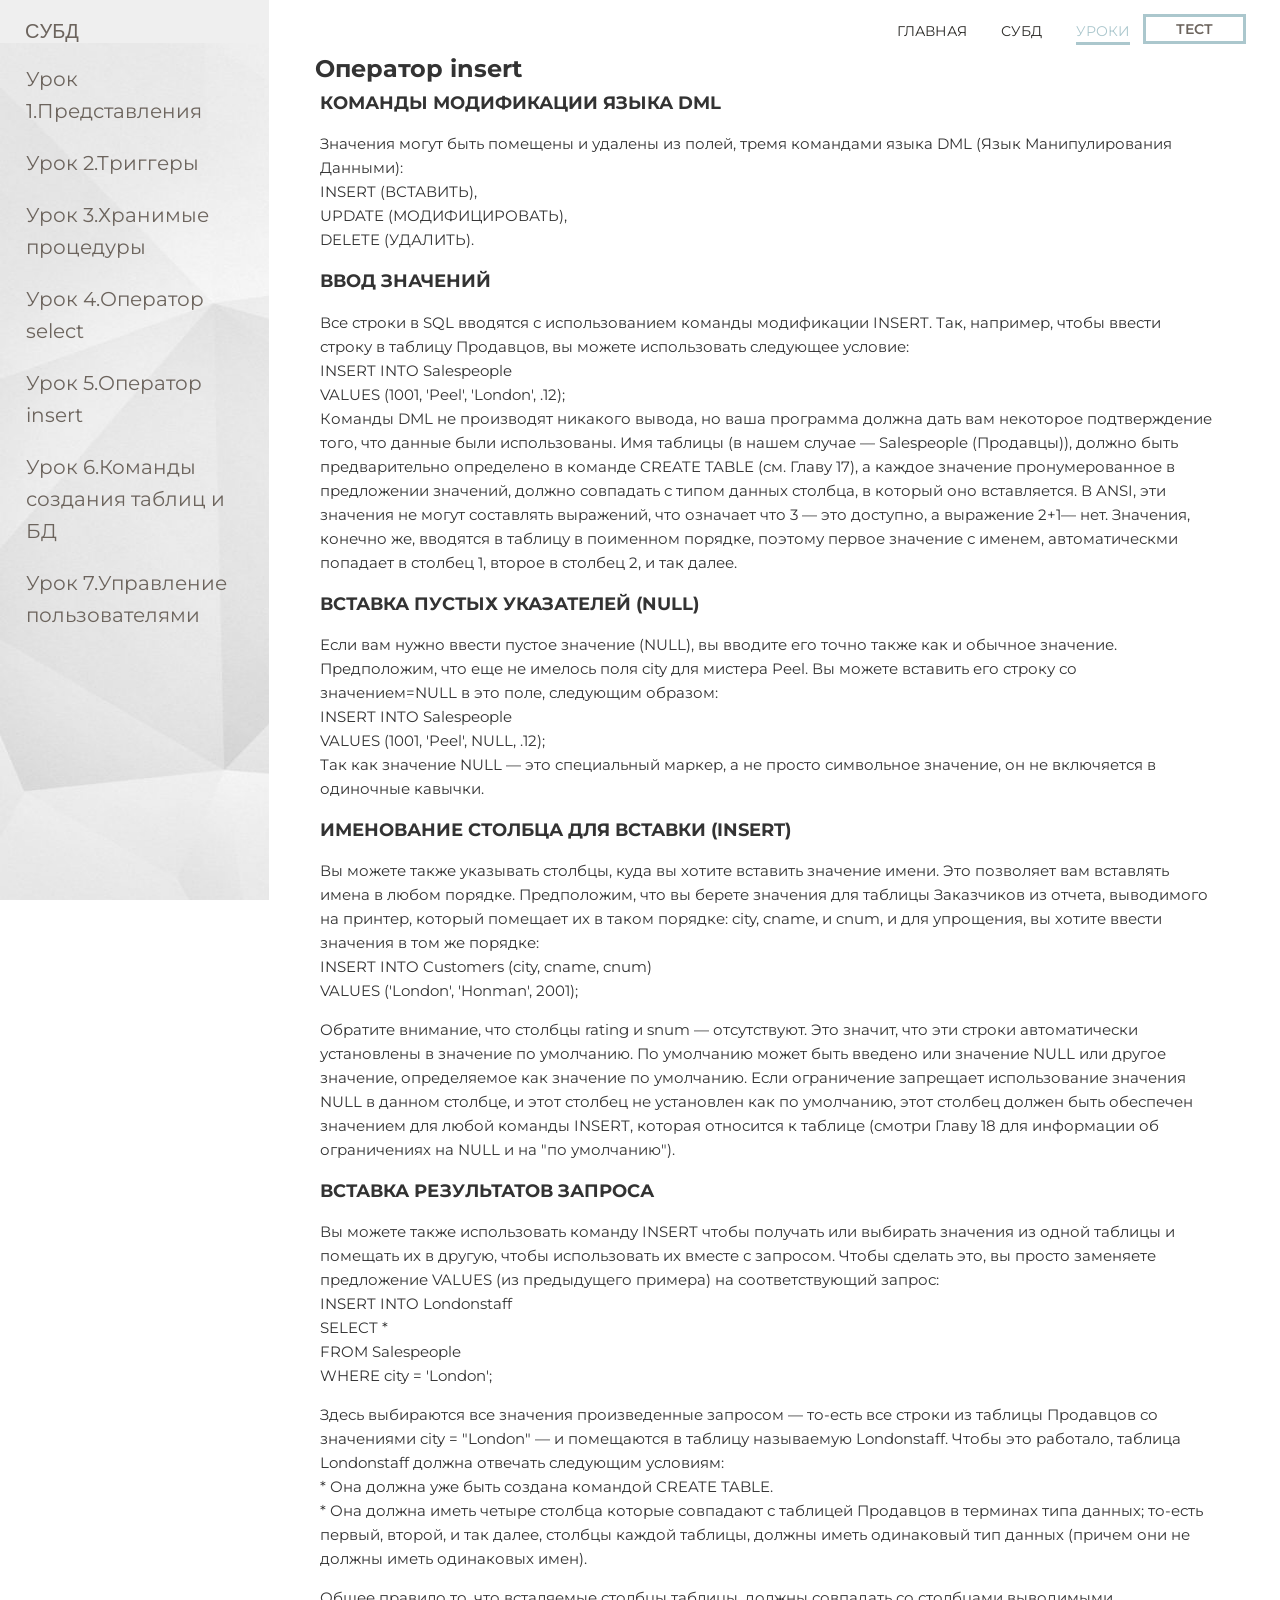
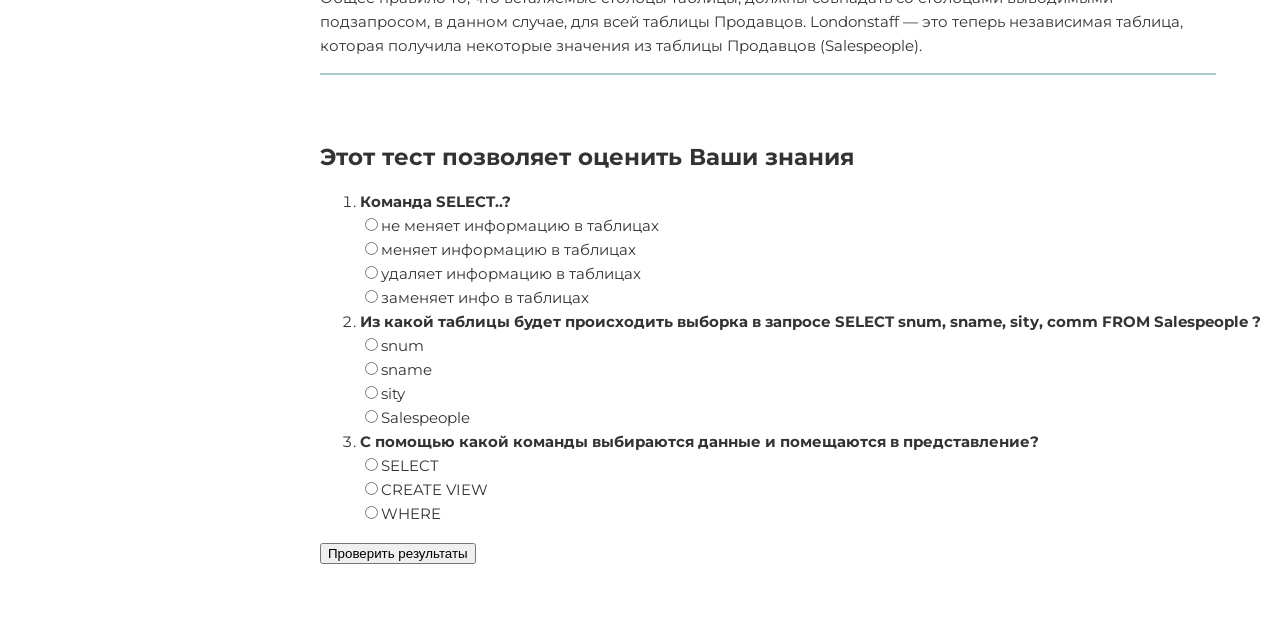
<file: урок5.html>
<!DOCTYPE html>

<head>
    <meta charset="UTF-8">
    <link rel="stylesheet" href="css/style2.css">
    <link href="https://fonts.googleapis.com/css?family=Kaushan+Script|Montserrat:400,700&amp;subset=cyrillic-ext" rel="stylesheet">
    <title>ur</title>
</head>
<body>


<header class="header">
    <div class="container">
                <nav class="nav">
                <a class="nav__link " href="index.html">Главная</a>
                <a class="nav__link " href="subd.html">СУБД</a>
                <a class="nav__link active" href="temy1.html">Уроки</a>
				 <a class="btn" href="test.html">Тест</a>
               
            </nav>
        </div>
    
</header>

<div class="sidenav">
<button class="dropdown-btn">CУБД</a> 
      </button>
  <div class="dropdown-container">
    <a href="subd.html ">Oracle</a>
    <a href="subd.html #t2">MySQL</a>
    <a href="subd.html #t3">Microsoft SQL Server</a>
  </div>
  <a href="урок1.html">Урок 1.Представления</a>
  <a href="урок2.html">Урок 2.Триггеры</a>
  <a href="урок3.html">Урок 3.Хранимые процедуры</a>
   <a href="урок4.html">Урок 4.Оператор select</a>
   <a href="урок5.html">Урок 5.Оператор insert</a>
    <a href="урок6.html">Урок 6.Команды создания таблиц и БД</a>
	<a href="урок7.html">Урок 7.Управление пользователями</a>
  
  
  
  
</div>
<script>
/* Цикл через все кнопки выпадающего списка для переключения между скрытием и отображением его выпадающего содержимого - это позволяет пользователю иметь несколько выпадающих списков без каких-либо конфликтов */
var dropdown = document.getElementsByClassName("dropdown-btn");
var i;

for (i = 0; i < dropdown.length; i++) {
  dropdown[i].addEventListener("click", function() {
    this.classList.toggle("active");
    var dropdownContent = this.nextElementSibling;
    if (dropdownContent.style.display === "block") {
      dropdownContent.style.display = "none";
    } else {
      dropdownContent.style.display = "block";
    }
  });
}
</script>
<article class="main">
<div id= "t2" >
<h2>Оператор insert</h2>
  <h3>КОМАНДЫ МОДИФИКАЦИИ ЯЗЫКА DML</h3>

<p>Значения могут быть помещены и удалены из полей, тремя командами языка
DML (Язык Манипулирования Данными):<br>
INSERT (ВСТАВИТЬ),<br>
UPDATE (МОДИФИЦИРОВАТЬ),<br>
DELETE (УДАЛИТЬ).<br></p>
<h3>ВВОД ЗНАЧЕНИЙ</h3>
<p>Все строки в SQL вводятся с использованием команды модификации INSERT.
Так, например, чтобы ввести строку в таблицу Продавцов, вы можете использовать следующее условие:<br>
INSERT INTO Salespeople<br>
VALUES (1001, 'Peel', 'London', .12);<br>
Команды DML не производят никакого вывода, но ваша программа должна дать
вам некоторое подтверждение того, что данные были использованы.
Имя таблицы (в нашем случае — Salespeople (Продавцы)), должно быть предварительно определено в команде CREATE TABLE (см. Главу 17), а каждое значение
пронумерованное в предложении значений, должно совпадать с типом данных столбца, в который оно вставляется. В ANSI, эти значения не могут составлять выражений,
что означает что 3 — это доступно, а выражение 2+1— нет. Значения, конечно же,
вводятся в таблицу в поименном порядке, поэтому первое значение с именем, автоматическми попадает в столбец 1, второе в столбец 2, и так далее.</p>
<h3>ВСТАВКА ПУСТЫХ УКАЗАТЕЛЕЙ (NULL)</h3>
<p>Если вам нужно ввести пустое значение (NULL), вы вводите его точно также как
и обычное значение. Предположим, что еще не имелось поля city для мистера Peel.
Вы можете вставить его строку со значением=NULL в это поле, следующим образом:<br>
INSERT INTO Salespeople<br>
VALUES (1001, 'Peel', NULL, .12);<br>
Так как значение NULL — это специальный маркер, а не просто символьное значение, он не включяется в одиночные кавычки.</p>
<h3>ИМЕНОВАНИЕ СТОЛБЦА ДЛЯ ВСТАВКИ (INSERT)</h3>
<p>Вы можете также указывать столбцы, куда вы хотите вставить значение имени.
Это позволяет вам вставлять имена в любом порядке. Предположим, что вы берете
значения для таблицы Заказчиков из отчета, выводимого на принтер, который помещает их в таком порядке: city, cname, и cnum, и для упрощения, вы хотите ввести
значения в том же порядке:<br>
INSERT INTO Customers (city, cnamе, cnum)<br>
VALUES ('London', 'Honman', 2001);<br></p>
<p>Обратите внимание, что столбцы rating и snum — отсутствуют. Это значит, что
эти строки автоматически установлены в значение по умолчанию. По умолчанию может быть введено или значение NULL или другое значение, определяемое как значение по умолчанию. Если ограничение запрещает использование значения NULL в
данном столбце, и этот столбец не установлен как по умолчанию, этот столбец должен быть обеспечен значением для любой команды INSERT, которая относится к таблице (смотри Главу 18 для информации об ограничениях на NULL и на "по
умолчанию").</p>
<h3>ВСТАВКА РЕЗУЛЬТАТОВ ЗАПРОСА</h3>
<p>Вы можете также использовать команду INSERT чтобы получать или выбирать
значения из одной таблицы и помещать их в другую, чтобы использовать их вместе с
запросом. Чтобы сделать это, вы просто заменяете предложение VALUES (из предыдущего примера) на соответствующий запрос:<br>
INSERT INTO Londonstaff<br>
SELECT *<br>
FROM Salespeople<br>
WHERE city = 'London';<br></p>

<p>Здесь выбираются все значения произведенные запросом — то-есть все строки
из таблицы Продавцов со значениями city = "London" — и помещаются в таблицу называемую Londonstaff. Чтобы это работало, таблица Londonstaff должна отвечать
следующим условиям:<br>
* Она должна уже быть создана командой CREATE TABLE.<br>
* Она должна иметь четыре столбца которые совпадают с таблицей Продавцов в
терминах типа данных; то-есть первый, второй, и так далее, столбцы каждой таблицы,
должны иметь одинаковый тип данных (причем они не должны иметь одинаковых
имен).<br></p>
<p>Общее правило то, что всталяемые столбцы таблицы, должны совпадать со
столбцами выводимыми подзапросом, в данном случае, для всей таблицы Продавцов.
Londonstaff — это теперь независимая таблица, которая получила некоторые
значения из таблицы Продавцов (Salespeople).</p>
</article>
  <div class ="test">
<script type="text/javascript">
var subtitle = "Этот тест позволяет оценить Ваши знания";
var questions=[
{
	text: "Команда SELECT..?",
	answers: ["не меняет информацию в таблицах ",
		  "меняет информацию в таблицах",
		  "удаляет информацию в таблицах",
		  "заменяет инфо в таблицах"],
	correctAnswer: 0
},
{
	text: "Из какой таблицы будет происходить выборка в запросе SELECT snum, sname, sity, comm FROM Salespeople ?",
	answers: ["snum",
		  "sname",
		  "sity",
		  "Salespeople"],
	correctAnswer: 3
},
{
	text: "С помощью какой команды выбираются данные и помещаются в представление?",
	answers: ["SELECT",
		  "CREATE VIEW",
		  "WHERE"],
	correctAnswer: 0
}
];

var yourAns = new Array;
var score = 0;

function Engine(question, answer) {yourAns[question]=answer;}

function Score(){
   var answerText = "Результаты:\n";
   for(var i = 0; i < yourAns.length; ++i){
	var num = i+1;
	answerText=answerText+"\n    Вопрос №"+ num +"";
	if(yourAns[i]!=questions[i].correctAnswer){
	    answerText=answerText+"\n    Правильный ответ: " +
		questions[i].answers[questions[i].correctAnswer] + "\n";
	  }
        else{
	    answerText=answerText+": Верно! \n";
	    ++score;
	    }
       }

   answerText=answerText+"\nВсего правильных ответов: "+score+"\n";

   alert(answerText);
   yourAns = [];
   score = 0;
   clearForm("quiz");
}
function clearForm(name) {
   var f = document.forms[name];
   for(var i = 0; i < f.elements.length; ++i) {
	if(f.elements[i].checked)
		f.elements[i].checked = false;
}
}

</script>

<style>
span.quest {font-weight: bold;}
</style>

<h1><script>document.write(title)</script></h1>
<h2><script>document.write(subtitle)</script></h2>

<form name="quiz">
<ol>
<script>
for(var q=0; q<questions.length; ++q) {
   var question = questions[q];
   var idx = 1 + q;

   document.writeln('<li><span class="quest">' + question.text + '</span><br/>');
   for(var i in question.answers) {
	document.writeln('<input type=radio name="q' + idx + '" value="' + i +
	'" onClick="Engine(' + q + ', this.value)">' + question.answers[i] + '<br/>');
}
}
</script>
</ol>
<input type="button" onClick="Score()" value="Проверить результаты" /> 
</form>
</div>
 
     
</body>
</html>
</file>
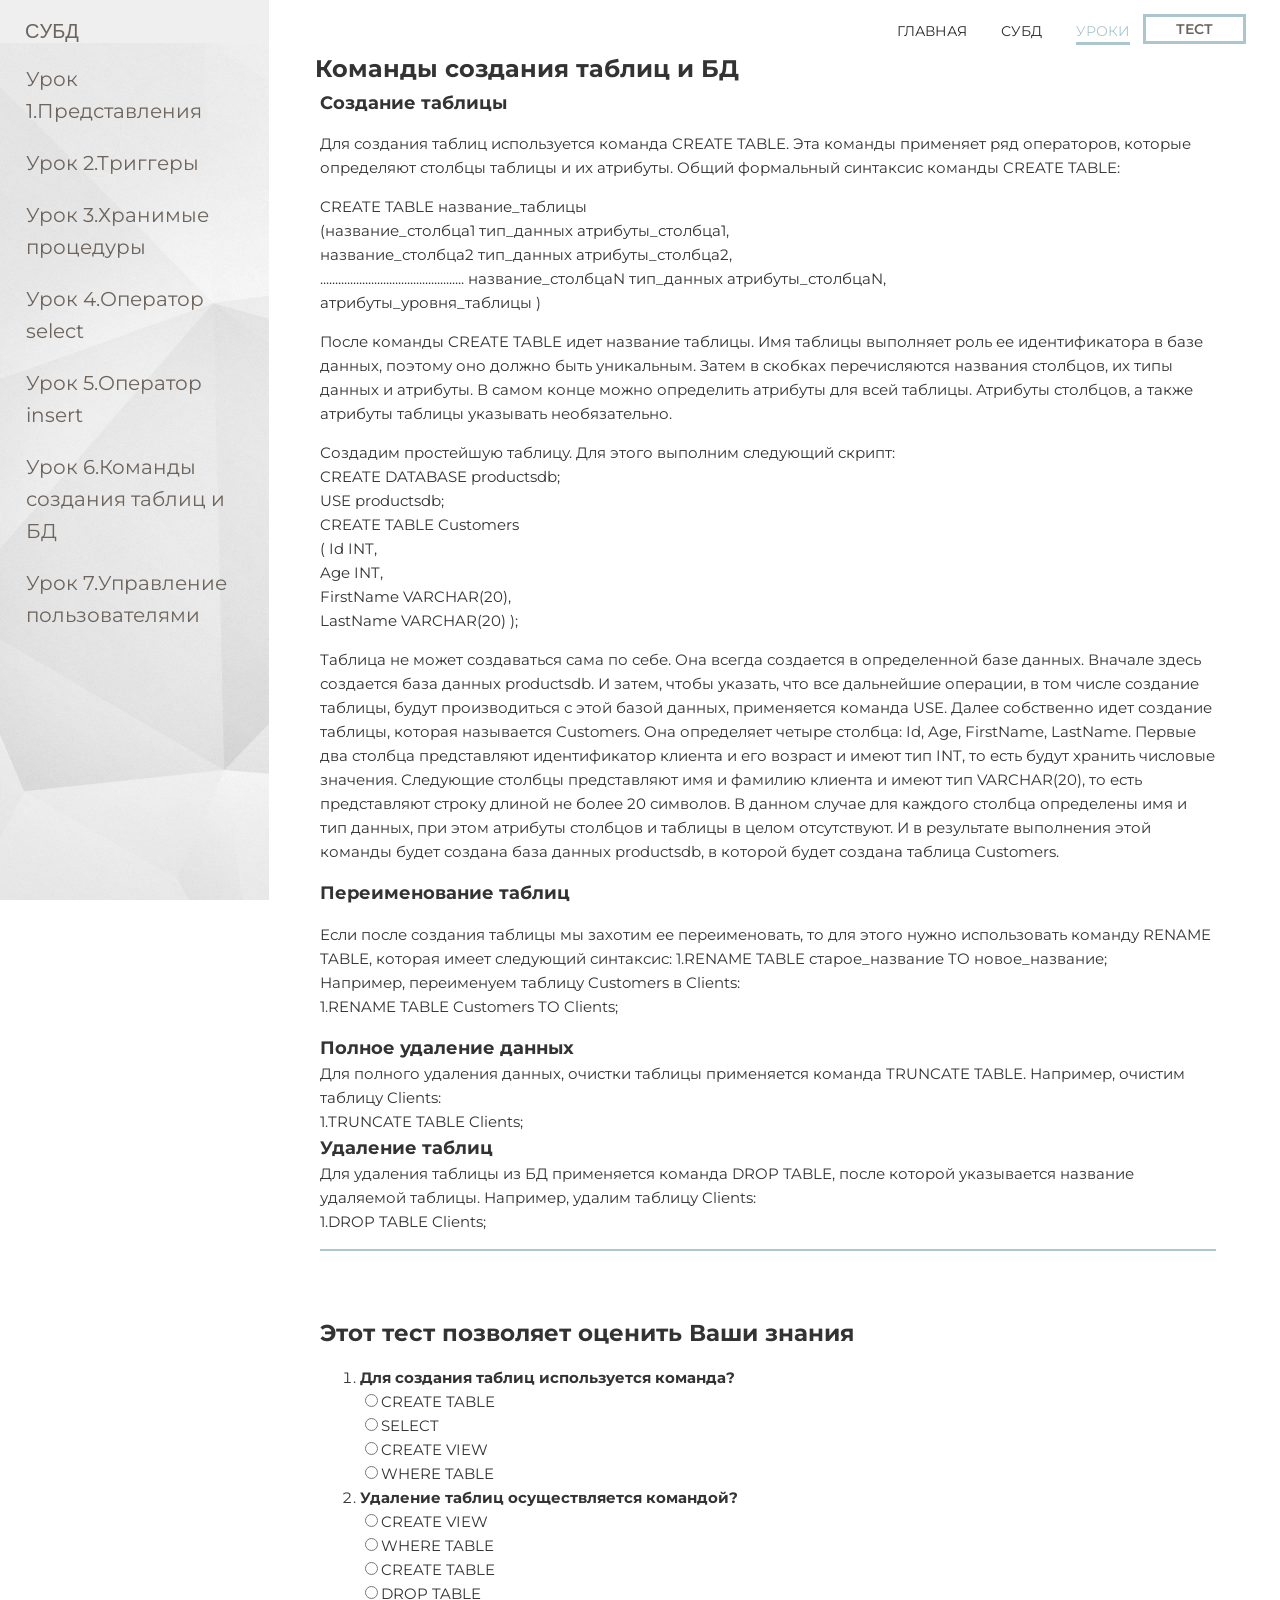
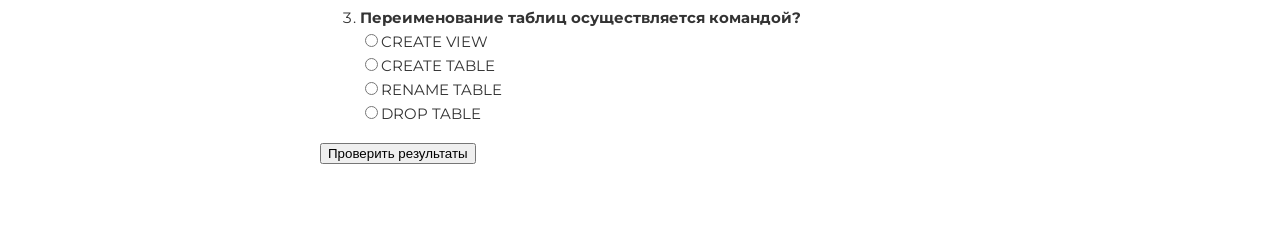
<file: урок6.html>
<!DOCTYPE html>

<head>
    <meta charset="UTF-8">
    <link rel="stylesheet" href="css/style2.css">
    <link href="https://fonts.googleapis.com/css?family=Kaushan+Script|Montserrat:400,700&amp;subset=cyrillic-ext" rel="stylesheet">
    <title>ur</title>
</head>
<body>


<header class="header">
    <div class="container">
                <nav class="nav">
                <a class="nav__link " href="index.html">Главная</a>
                <a class="nav__link " href="subd.html">СУБД</a>
                <a class="nav__link active" href="temy1.html">Уроки</a>
				 <a class="btn" href="test.html">Тест</a>
               
            </nav>
        </div>
    </div>
</header>

<div class="sidenav">
<button class="dropdown-btn"> CУБД
     </button>
  <div class="dropdown-container">
    <a href="subd.html ">Oracle</a>
    <a href="subd.html #t2">MySQL</a>
    <a href="subd.html #t3">Microsoft SQL Server</a>
  </div>
  <a href="урок1.html">Урок 1.Представления</a>
  <a href="урок2.html">Урок 2.Триггеры</a>
  <a href="урок3.html">Урок 3.Хранимые процедуры</a>
   <a href="урок3.html">Урок 4.Оператор select</a>
   <a href="урок3.html">Урок 5.Оператор insert</a>
    <a href="урок3.html">Урок 6.Команды создания таблиц и БД</a>
	<a href="урок3.html">Урок 7.Управление пользователями</a>
  
  
  
</div>
<script>
/* Цикл через все кнопки выпадающего списка для переключения между скрытием и отображением его выпадающего содержимого - это позволяет пользователю иметь несколько выпадающих списков без каких-либо конфликтов */
var dropdown = document.getElementsByClassName("dropdown-btn");
var i;

for (i = 0; i < dropdown.length; i++) {
  dropdown[i].addEventListener("click", function() {
    this.classList.toggle("active");
    var dropdownContent = this.nextElementSibling;
    if (dropdownContent.style.display === "block") {
      dropdownContent.style.display = "none";
    } else {
      dropdownContent.style.display = "block";
    }
  });
}
</script>










 <article class="main">
 <div id= "t3" >
  <h2>Команды создания таблиц и БД</h2>
  <h3>Создание таблицы</h3>
  <p>Для создания таблиц используется команда CREATE TABLE. Эта команды применяет ряд операторов, которые определяют столбцы таблицы и их атрибуты. Общий формальный синтаксис команды CREATE TABLE:</p>
 <p>CREATE TABLE название_таблицы<br>
(название_столбца1 тип_данных атрибуты_столбца1,<br> 
 название_столбца2 тип_данных атрибуты_столбца2,<br>
 ................................................
 название_столбцаN тип_данных атрибуты_столбцаN,<br>
 атрибуты_уровня_таблицы
)</p>
<p>После команды CREATE TABLE идет название таблицы. Имя таблицы выполняет роль ее идентификатора в базе данных, поэтому оно должно быть уникальным. Затем в скобках перечисляются названия столбцов, их типы данных и атрибуты. В самом конце можно определить атрибуты для всей таблицы. Атрибуты столбцов, а также атрибуты таблицы указывать необязательно.</p>
 <p>Создадим простейшую таблицу. Для этого выполним следующий скрипт:<br>
CREATE DATABASE productsdb;<br>
 
USE productsdb;<br>
 
CREATE TABLE Customers<br>
(
    Id INT,<br>
    Age INT,<br>
    FirstName VARCHAR(20),<br>
    LastName VARCHAR(20)
);</p>
<p>Таблица не может создаваться сама по себе. Она всегда создается в определенной базе данных. Вначале здесь создается база данных productsdb. И затем, чтобы указать, что все дальнейшие операции, в том числе создание таблицы, будут производиться с этой базой данных, применяется команда USE.

Далее собственно идет создание таблицы, которая называется Customers. Она определяет четыре столбца: Id, Age, FirstName, LastName. Первые два столбца представляют идентификатор клиента и его возраст и имеют тип INT, то есть будут хранить числовые значения. Следующие столбцы представляют имя и фамилию клиента и имеют тип VARCHAR(20), то есть представляют строку длиной не более 20 символов. В данном случае для каждого столбца определены имя и тип данных, при этом атрибуты столбцов и таблицы в целом отсутствуют.

И в результате выполнения этой команды будет создана база данных productsdb, в которой будет создана таблица Customers.</p>
 <h3>Переименование таблиц</h3>
  <p>Если после создания таблицы мы захотим ее переименовать, то для этого нужно использовать команду RENAME TABLE, которая имеет следующий синтаксис:


1.RENAME TABLE старое_название TO новое_название;<br>
Например, переименуем таблицу Customers в Clients:<br>


1.RENAME TABLE Customers TO Clients;<br>
<h3>Полное удаление данных</h3>

Для полного удаления данных, очистки таблицы применяется команда TRUNCATE TABLE. Например, очистим таблицу Clients:<br>


1.TRUNCATE TABLE Clients;
<h3>Удаление таблиц</h3>
Для удаления таблицы из БД применяется команда DROP TABLE, после которой указывается название удаляемой таблицы. Например, удалим таблицу Clients:<br>


1.DROP TABLE Clients;</p>



   
</article>
     <div class ="test">
<script type="text/javascript">
var subtitle = "Этот тест позволяет оценить Ваши знания";
var questions=[
{
	text: "Для создания таблиц используется команда?",
	answers: ["CREATE TABLE ",
		  "SELECT",
		  "CREATE VIEW",
		  "WHERE TABLE"],
	correctAnswer: 0 
},
{
	text: "Удаление таблиц осуществляется командой? ",
	answers: ["CREATE VIEW",
		  "WHERE TABLE",
		  "CREATE TABLE",
		  "DROP TABLE"],
	correctAnswer: 3
},
{
	text: "Переименование таблиц осуществляется командой?",
	answers: ["CREATE VIEW",
		  "CREATE TABLE",
		  "RENAME TABLE",
		  "DROP TABLE"],
	correctAnswer: 2
}
];

var yourAns = new Array;
var score = 0;

function Engine(question, answer) {yourAns[question]=answer;}

function Score(){
   var answerText = "Результаты:\n";
   for(var i = 0; i < yourAns.length; ++i){
	var num = i+1;
	answerText=answerText+"\n    Вопрос №"+ num +"";
	if(yourAns[i]!=questions[i].correctAnswer){
	    answerText=answerText+"\n    Правильный ответ: " +
		questions[i].answers[questions[i].correctAnswer] + "\n";
	  }
        else{
	    answerText=answerText+": Верно! \n";
	    ++score;
	    }
       }

   answerText=answerText+"\nВсего правильных ответов: "+score+"\n";

   alert(answerText);
   yourAns = [];
   score = 0;
   clearForm("quiz");
}
function clearForm(name) {
   var f = document.forms[name];
   for(var i = 0; i < f.elements.length; ++i) {
	if(f.elements[i].checked)
		f.elements[i].checked = false;
}
}
</script>

<style>
span.quest {font-weight: bold;}
</style>

<h1><script>document.write(title)</script></h1>
<h2><script>document.write(subtitle)</script></h2>

<form name="quiz">
<ol>
<script>
for(var q=0; q<questions.length; ++q) {
   var question = questions[q];
   var idx = 1 + q;

   document.writeln('<li><span class="quest">' + question.text + '</span><br/>');
   for(var i in question.answers) {
	document.writeln('<input type=radio name="q' + idx + '" value="' + i +
	'" onClick="Engine(' + q + ', this.value)">' + question.answers[i] + '<br/>');
}
}
</script>
</ol>
<input type="button" onClick="Score()" value="Проверить результаты" /> 
</form>
</div>
</body>
</html>
</file>
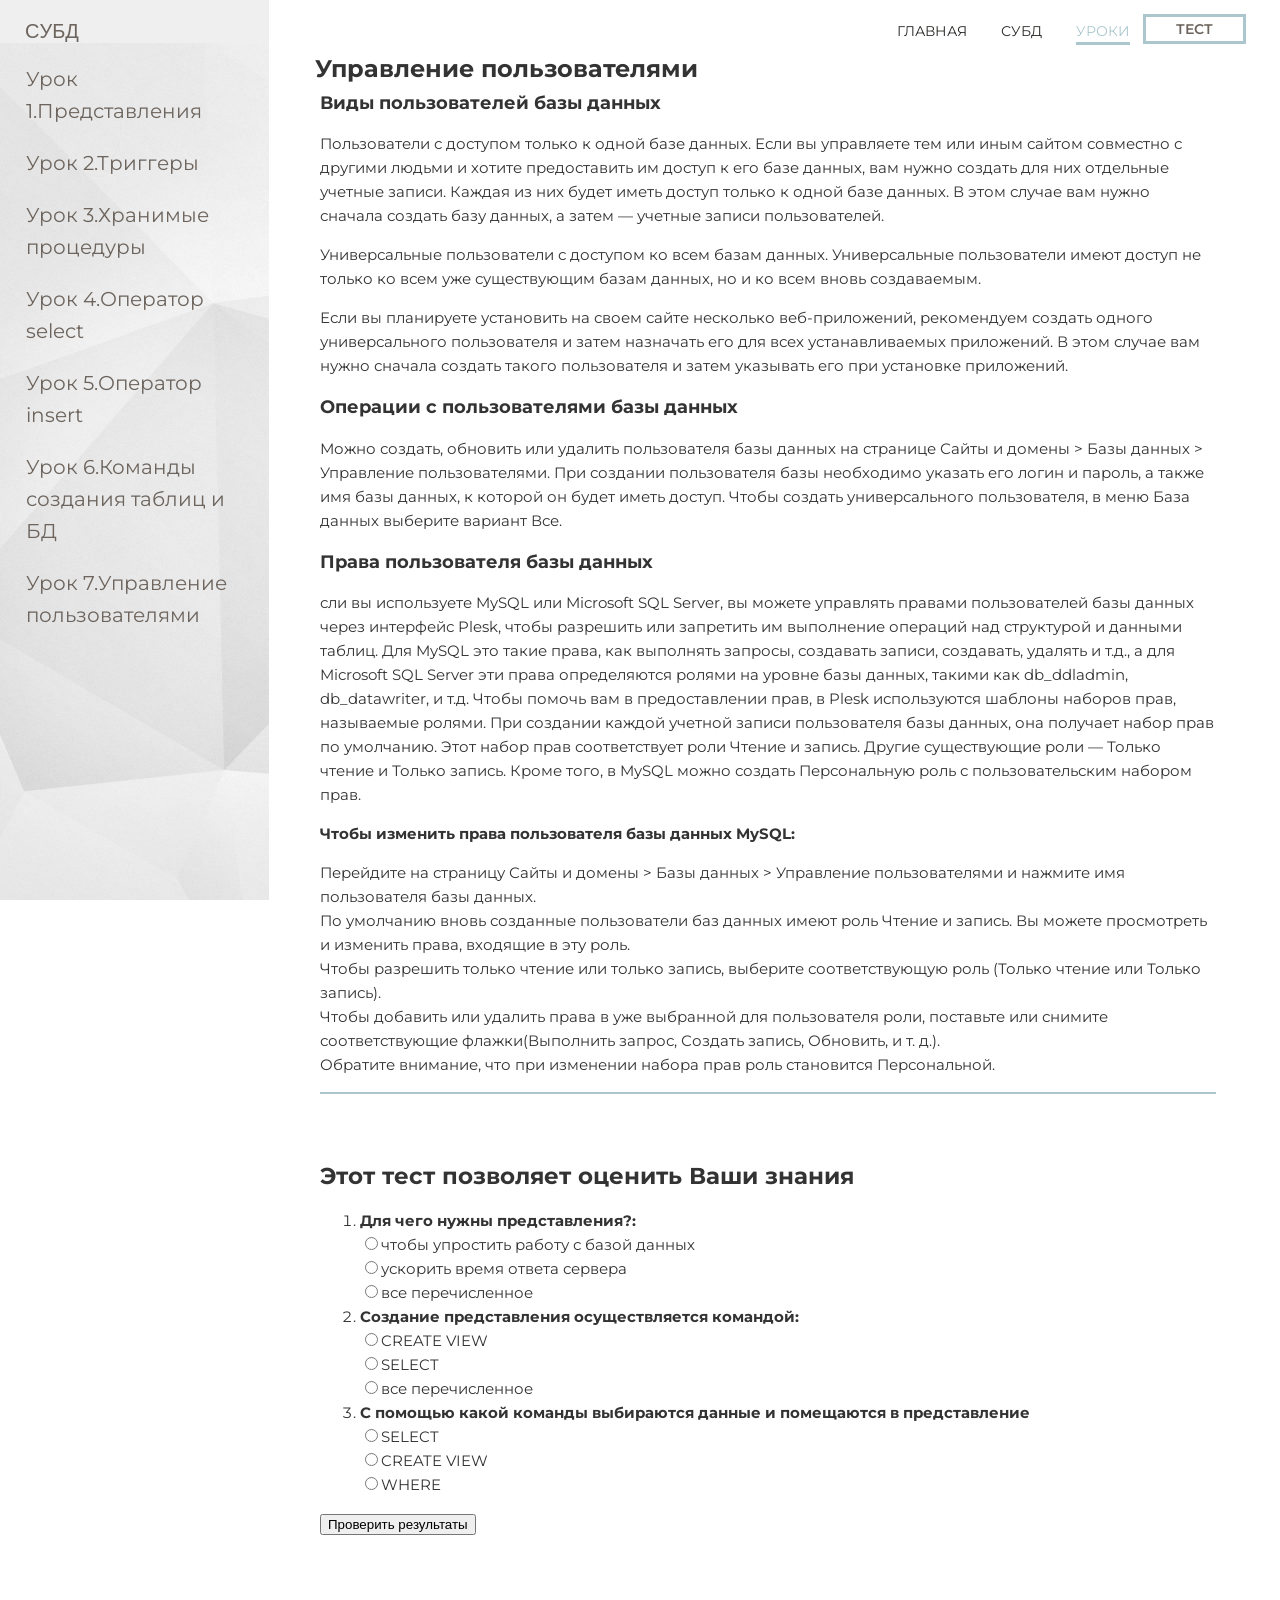
<file: урок7.html>
<!DOCTYPE html>

<head>
    <meta charset="UTF-8">
    <link rel="stylesheet" href="css/style2.css">
    <link href="https://fonts.googleapis.com/css?family=Kaushan+Script|Montserrat:400,700&amp;subset=cyrillic-ext" rel="stylesheet">
    <title>ur</title>
</head>
<body>


<header class="header">
    <div class="container">
                <nav class="nav">
                <a class="nav__link " href="index.html">Главная</a>
                <a class="nav__link " href="subd.html">СУБД</a>
                <a class="nav__link active" href="temy1.html">Уроки</a>
				 <a class="btn" href="test.html">Тест</a>
               
            </nav>
        </div>
    </div>
</header>

<div class="sidenav">
<button class="dropdown-btn"> CУБД
     </button>
  <div class="dropdown-container">
    <a href="subd.html ">Oracle</a>
    <a href="subd.html #t2">MySQL</a>
    <a href="subd.html #t3">Microsoft SQL Server</a>
  </div>
  <a href="урок1.html">Урок 1.Представления</a>
  <a href="урок2.html">Урок 2.Триггеры</a>
  <a href="урок3.html">Урок 3.Хранимые процедуры</a>
   <a href="урок3.html">Урок 4.Оператор select</a>
   <a href="урок3.html">Урок 5.Оператор insert</a>
    <a href="урок3.html">Урок 6.Команды создания таблиц и БД</a>
	<a href="урок3.html">Урок 7.Управление пользователями</a>
  
  
  
</div>
<script>

var dropdown = document.getElementsByClassName("dropdown-btn");
var i;

for (i = 0; i < dropdown.length; i++) {
  dropdown[i].addEventListener("click", function() {
    this.classList.toggle("active");
    var dropdownContent = this.nextElementSibling;
    if (dropdownContent.style.display === "block") {
      dropdownContent.style.display = "none";
    } else {
      dropdownContent.style.display = "block";
    }
  });
}
</script>
 <article class="main">
 <div id= "t3" >
  <h2>Управление пользователями</h2>
  <h3>Виды пользователей базы данных</h3>
  <p> Пользователи с доступом только к одной базе данных. Если вы управляете тем или иным сайтом совместно с другими людьми и хотите предоставить им доступ к его базе данных, вам нужно создать для них отдельные учетные записи. Каждая из них будет иметь доступ только к одной базе данных. В этом случае вам нужно сначала создать базу данных, а затем ― учетные записи пользователей.</p>
  <p> Универсальные пользователи с доступом ко всем базам данных.
Универсальные пользователи имеют доступ не только ко всем уже существующим базам данных, но и ко всем вновь создаваемым.</p>
 <p>Если вы планируете установить на своем сайте несколько веб-приложений, рекомендуем создать одного универсального пользователя и затем назначать его для всех устанавливаемых приложений. В этом случае вам нужно сначала создать такого пользователя и затем указывать его при установке приложений.</p>
<h3>Операции с пользователями базы данных</h3>
<p>Можно создать, обновить или удалить пользователя базы данных на странице Сайты и домены > Базы данных > Управление пользователями.

При создании пользователя базы необходимо указать его логин и пароль, а также имя базы данных, к которой он будет иметь доступ. Чтобы создать универсального пользователя, в меню База данных выберите вариант Все.</p>
<h3>Права пользователя базы данных</h3>
<p>сли вы используете MySQL или Microsoft SQL Server, вы можете управлять правами пользователей базы данных через интерфейс Plesk, чтобы разрешить или запретить им выполнение операций над структурой и данными таблиц. Для MySQL это такие права, как выполнять запросы, создавать записи, создавать, удалять и т.д., а для Microsoft SQL Server эти права определяются ролями на уровне базы данных, такими как db_ddladmin, db_datawriter, и т.д.

Чтобы помочь вам в предоставлении прав, в Plesk используются шаблоны наборов прав, называемые ролями. При создании каждой учетной записи пользователя базы данных, она получает набор прав по умолчанию. Этот набор прав соответствует роли Чтение и запись. Другие существующие роли ― Только чтение и Только запись. Кроме того, в MySQL можно создать Персональную роль с пользовательским набором прав.</p>
<h4>Чтобы изменить права пользователя базы данных MySQL:</h4>
<p>Перейдите на страницу Сайты и домены > Базы данных > Управление пользователями и нажмите имя пользователя базы данных.<br>

По умолчанию вновь созданные пользователи баз данных имеют роль Чтение и запись. Вы можете просмотреть и изменить права, входящие в эту роль.<br>

Чтобы разрешить только чтение или только запись, выберите соответствующую роль (Только чтение или Только запись).<br>

Чтобы добавить или удалить права в уже выбранной для пользователя роли, поставьте или снимите соответствующие флажки(Выполнить запрос, Создать запись, Обновить, и т. д.).<br>

Обратите внимание, что при изменении набора прав роль становится Персональной.</p>

   
</article>
     <div class ="test">
<script type="text/javascript">
var subtitle = "Этот тест позволяет оценить Ваши знания";
var questions=[
{
	text: "Для чего нужны представления?:",
	answers: ["чтобы упростить работу с базой данных ",
		  "ускорить время ответа сервера",
		  "все перечисленное"],
	correctAnswer: 2 
},
{
	text: "Создание представления осуществляется командой:",
	answers: ["CREATE VIEW",
		  "SELECT",
		  "все перечисленное"],
	correctAnswer: 0
},
{
	text: "С помощью какой команды выбираются данные и помещаются в представление",
	answers: ["SELECT",
		  "CREATE VIEW",
		  "WHERE"],
	correctAnswer: 0
}
];

var yourAns = new Array;
var score = 0;

function Engine(question, answer) {yourAns[question]=answer;}

function Score(){
   var answerText = "Результаты:\n";
   for(var i = 0; i < yourAns.length; ++i){
	var num = i+1;
	answerText=answerText+"\n    Вопрос №"+ num +"";
	if(yourAns[i]!=questions[i].correctAnswer){
	    answerText=answerText+"\n    Правильный ответ: " +
		questions[i].answers[questions[i].correctAnswer] + "\n";
	  }
        else{
	    answerText=answerText+": Верно! \n";
	    ++score;
	    }
       }

   answerText=answerText+"\nВсего правильных ответов: "+score+"\n";

   alert(answerText);
   yourAns = [];
   score = 0;
   clearForm("quiz");
}
function clearForm(name) {
   var f = document.forms[name];
   for(var i = 0; i < f.elements.length; ++i) {
	if(f.elements[i].checked)
		f.elements[i].checked = false;
}
}
</script>

<style>
span.quest {font-weight: bold;}
</style>

<h1><script>document.write(title)</script></h1>
<h2><script>document.write(subtitle)</script></h2>

<form name="quiz">
<ol>
<script>
for(var q=0; q<questions.length; ++q) {
   var question = questions[q];
   var idx = 1 + q;

   document.writeln('<li><span class="quest">' + question.text + '</span><br/>');
   for(var i in question.answers) {
	document.writeln('<input type=radio name="q' + idx + '" value="' + i +
	'" onClick="Engine(' + q + ', this.value)">' + question.answers[i] + '<br/>');
}
}
</script>
</ol>
<input type="button" onClick="Score()" value="Проверить результаты" /> 
</form>
</div>
</body>
</html>
</file>
<file: css/style2.css>
body {
    margin: 0;
    font-family: 'Montserrat', sans-serif;

    font-size: 15px;
    line-height: 1.6;
    color: #333;
}

*,
*:before,
*:after {
    box-sizing: border-box;
}

h1, h2, h3, h4, h5, h6 {
    margin: 0;
}



.container {
    width: 100%;
    max-width: 1200px;
    margin: 0 auto;
}


.header {
    width: 100%;
    padding-top: 20px;
    position: absolute;
    top: 0;
    left: 0;
    right: 0;
    z-index: 400;
	
}

.header__inner {
    display: flex;
    justify-content: space-between;
    align-items: center;
	
}

.nav {
    font-size: 14px;
    text-transform: uppercase; 
	position: absolute;
    right: 40px;
	
}

.nav__link {
    display: inline-block;
    vertical-align: top;
    margin: 0 15px;
    position: relative;
    color: #2a2926;
    text-decoration: none;
    transition: color .1s linear;
}

.nav__link:after {
    content: "";
    display: block;
    width: 100%;
    height: 3px;
    background-color: #abc7cd;
    opacity: 0;
    position: absolute;
    top: 100%;
    left: 0;
    z-index: 1;
    transition: opacity .1s linear;
}

.nav__link:hover {
    color: #abc7cd;
}

.nav__link:hover:after,
.nav__link.active:after {
    opacity: 1;
}

.nav__link.active {
    color: #abc7cd;
}


.btn {
    display: inline-block;
    vertical-align: top;
    padding: 1px 30px;
    border: 3px solid #abc7cd;
	margin-top: 0;
    font-size: 14px;
    font-weight: 600;
    color: #6c645d;
    text-transform: uppercase;
    text-decoration: none;
    transition: background .1s linear, color .1s linear;
	margin: -6px;
	
}

.btn:hover {
	background-color: #abc7cd;
	color: #333;
	margin-top: -5px;
}

.sidenav {
	height: 100%;
	width: 21%;
	position: fixed;
	z-index: 1;
	top: 0;
	left: 0;
	background: url("../images/clean.jpg");
	overflow-x: hidden;
	padding-top: 0px;
}

.dropdown-btn{
	width:100%;
}
.sidenav a, .dropdown-btn {
  padding: 20px 8px 0px 13px;
  text-decoration: none;
  font-size: 20px;
  display: block;
  border: none;
  width:100%;
  text-align: left;
  cursor: pointer;
  color: #6c645d;
  margin-left: 5%;
  margin-right:5%;
}
.sidenav a{
	width:85%;
}

.sidenav a:hover, .dropdown-btn:hover {
  color: black;
  color: #abc7cd;
}
.dropdown-container {
  display: none;
  background-color: #fff;
  padding-left: 0px;
}
.dropdown-btn{
	margin-left: 0;
	padding-left: 25px;
}
.button{
	 padding: 1px 30px;
}

.main h2 {
	font-size: 24px;
    color: #333;
	margin-left: -5px;
	margin-bottom:1px;
}
.main{

	border-bottom: 2px #abc7cd solid;
	margin-left: 25%;	
	margin-right: 5%;
	margin-top:50px;
}
.h2{
	margin-top:55px;
	font-size: 20px;
    color: #333;
	margin-left: -10px;
	
}
.test{
	padding-left:25%;
	padding-bottom: 5%;
	padding-top: 5%;
	
}





@media screen and (max-height: 450px) {
    .sidenav {padding-top: 15px; padding-left: 20%;}
    .sidenav a {font-size: 20px;}
}
</file>
